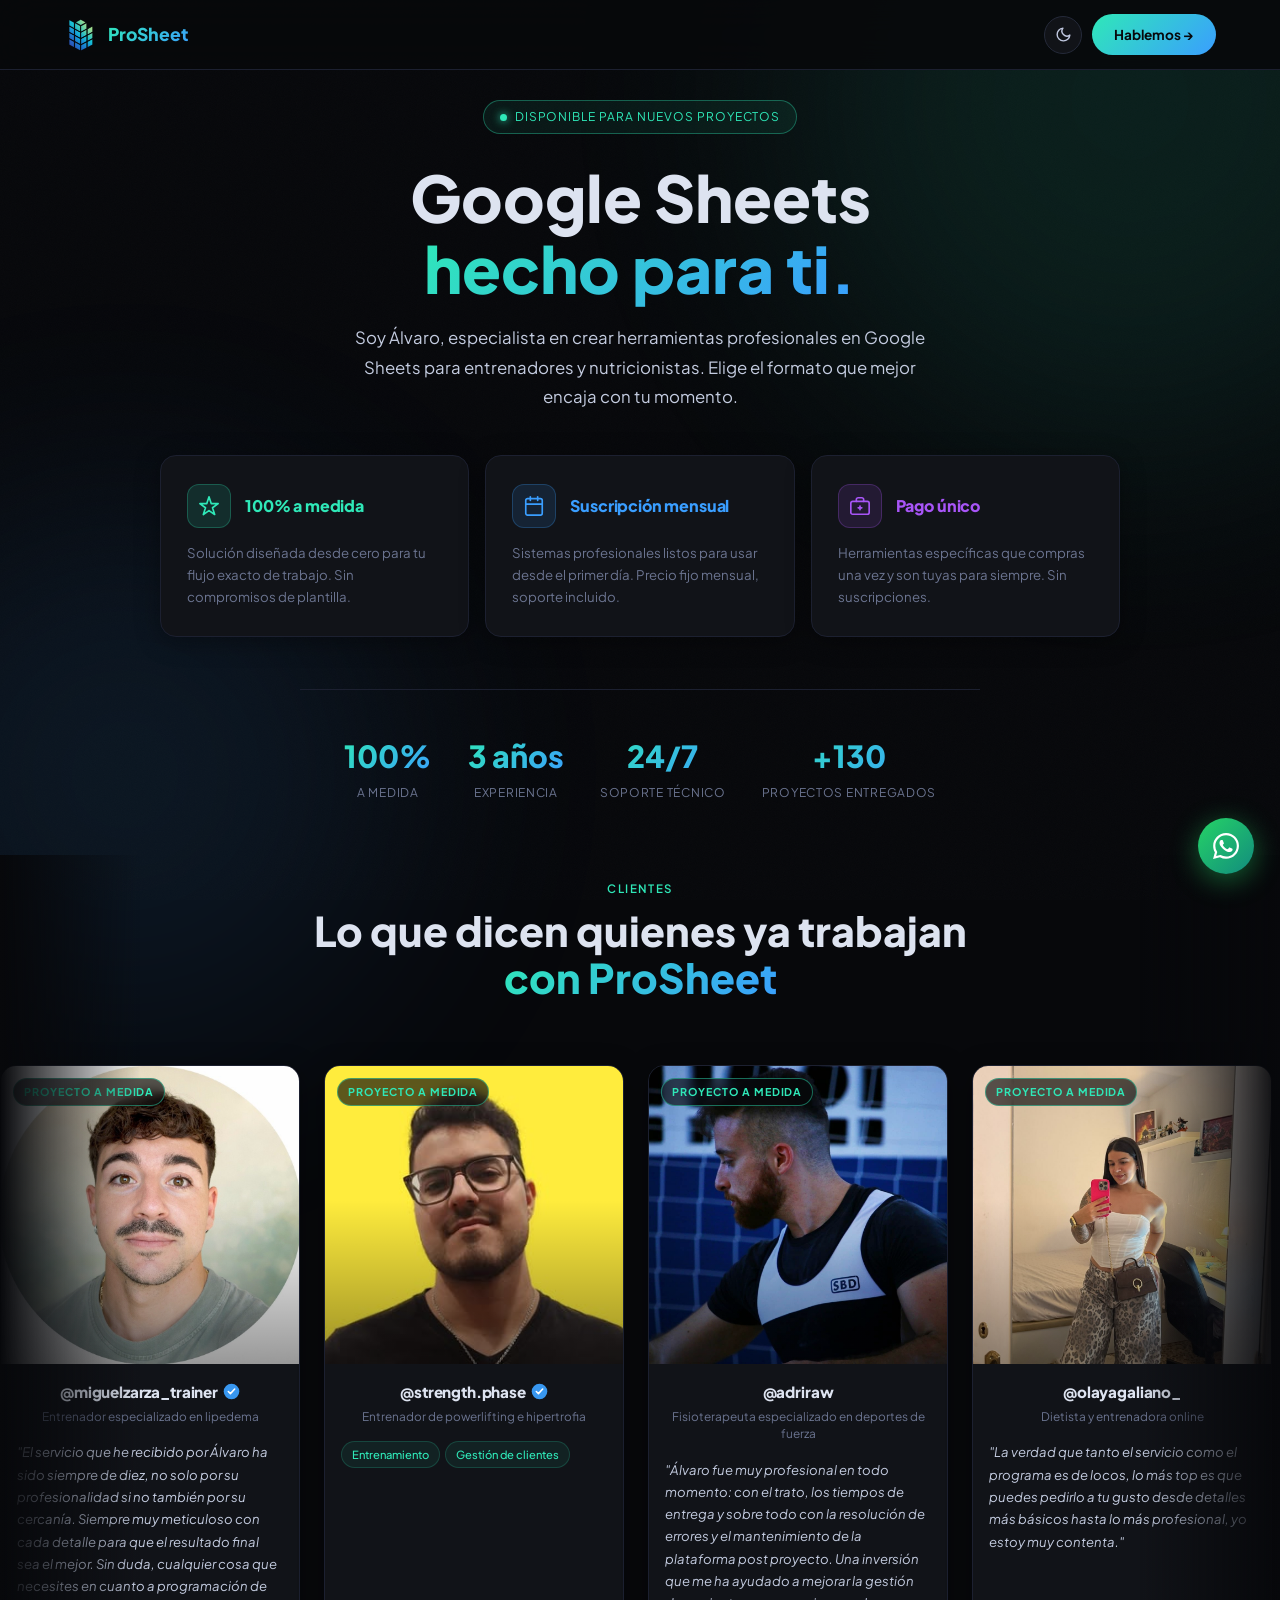
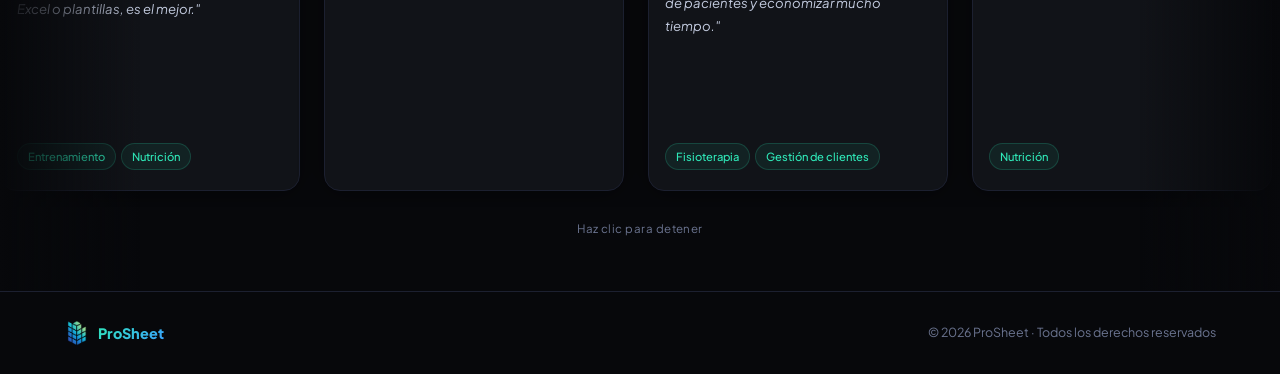
<file: index.html>
<!DOCTYPE html>
<html lang="es">
<head>
  <meta charset="UTF-8" />
  <meta name="viewport" content="width=device-width, initial-scale=1.0" />
  <title>ProSheet · Google Sheets hecho para ti</title>
  <meta name="description" content="Herramientas de Google Sheets para entrenadores y nutricionistas. Proyectos a medida, suscripción mensual y productos de pago único." />
  <link rel="preconnect" href="https://fonts.googleapis.com" />
  <link rel="preconnect" href="https://fonts.gstatic.com" crossorigin />
  <link href="https://fonts.googleapis.com/css2?family=Plus+Jakarta+Sans:wght@300;400;500;600;700;800&display=swap" rel="stylesheet" />
  <link rel="stylesheet" href="https://cdnjs.cloudflare.com/ajax/libs/font-awesome/6.5.0/css/all.min.css" />
  <link rel="stylesheet" href="styles.css" />
</head>
<body>

  <div class="blob blob-1"></div>
  <div class="blob blob-2"></div>

  <!-- NAV -->
  <nav>
    <a href="index.html" class="nav-logo">
      <img src="logo.png" alt="ProSheet" />
      <span class="nav-logo-text">ProSheet</span>
    </a>
    <div class="nav-right">
      <button class="theme-toggle" id="themeToggle" title="Alternar modo claro/oscuro" aria-label="Alternar tema">
        <svg class="icon-moon" viewBox="0 0 24 24" fill="none" stroke-width="2" stroke-linecap="round" stroke-linejoin="round"><path d="M21 12.79A9 9 0 1 1 11.21 3 7 7 0 0 0 21 12.79z"/></svg>
        <svg class="icon-sun"  viewBox="0 0 24 24" fill="none" stroke-width="2" stroke-linecap="round" stroke-linejoin="round"><circle cx="12" cy="12" r="5"/><line x1="12" y1="1" x2="12" y2="3"/><line x1="12" y1="21" x2="12" y2="23"/><line x1="4.22" y1="4.22" x2="5.64" y2="5.64"/><line x1="18.36" y1="18.36" x2="19.78" y2="19.78"/><line x1="1" y1="12" x2="3" y2="12"/><line x1="21" y1="12" x2="23" y2="12"/><line x1="4.22" y1="19.78" x2="5.64" y2="18.36"/><line x1="18.36" y1="5.64" x2="19.78" y2="4.22"/></svg>
      </button>
      <a href="https://wa.me/34651381966?text=Hola%20Álvaro%2C%20me%20gustaría%20que%20creáramos%20una%20herramienta%20de%20trabajo%20en%20Google%20Sheets" target="_blank" class="nav-cta">Hablemos →</a>
    </div>
  </nav>

  <!-- HERO / SPLASH -->
  <section id="hero" class="hero-splash">
    <div class="hero-inner">

      <div class="hero-badge"><span class="hero-badge-dot"></span>Disponible para nuevos proyectos</div>
      <h1>Google Sheets<br /><span class="grad-text">hecho para ti.</span></h1>
      <p class="hero-desc">Soy Álvaro, especialista en crear herramientas profesionales en Google Sheets para entrenadores y nutricionistas. Elige el formato que mejor encaja con tu momento.</p>

      <!-- 3 routing cards — sin flechas para menor altura -->
      <div class="hero-cards">

        <a href="proyectos-a-medida.html" class="hero-card hero-card--custom">
          <div class="hero-card-bar"></div>
          <div class="hero-card-top">
            <div class="hero-card-icon">
              <svg viewBox="0 0 24 24" fill="none" stroke="currentColor" stroke-width="1.8" stroke-linecap="round" stroke-linejoin="round"><path d="M12 2l2.4 7.4H22l-6.2 4.5 2.4 7.4L12 17l-6.2 4.3 2.4-7.4L2 9.4h7.6z"/></svg>
            </div>
            <div class="hero-card-badge">100% a medida</div>
          </div>
          <div class="hero-card-desc">Solución diseñada desde cero para tu flujo exacto de trabajo. Sin compromisos de plantilla.</div>
        </a>

        <a href="suscripcion.html" class="hero-card hero-card--sub">
          <div class="hero-card-bar"></div>
          <div class="hero-card-top">
            <div class="hero-card-icon">
              <svg viewBox="0 0 24 24" fill="none" stroke="currentColor" stroke-width="1.8" stroke-linecap="round" stroke-linejoin="round"><rect x="3" y="4" width="18" height="18" rx="2"/><line x1="16" y1="2" x2="16" y2="6"/><line x1="8" y1="2" x2="8" y2="6"/><line x1="3" y1="10" x2="21" y2="10"/></svg>
            </div>
            <div class="hero-card-badge">Suscripción mensual</div>
          </div>
          <div class="hero-card-desc">Sistemas profesionales listos para usar desde el primer día. Precio fijo mensual, soporte incluido.</div>
        </a>

        <a href="pago-unico.html" class="hero-card hero-card--one">
          <div class="hero-card-bar"></div>
          <div class="hero-card-top">
            <div class="hero-card-icon">
              <svg viewBox="0 0 24 24" fill="none" stroke="currentColor" stroke-width="1.8" stroke-linecap="round" stroke-linejoin="round"><rect x="2" y="7" width="20" height="14" rx="2"/><path d="M16 7V5a2 2 0 0 0-2-2h-4a2 2 0 0 0-2 2v2"/><line x1="12" y1="12" x2="12" y2="16"/><line x1="10" y1="14" x2="14" y2="14"/></svg>
            </div>
            <div class="hero-card-badge">Pago único</div>
          </div>
          <div class="hero-card-desc">Herramientas específicas que compras una vez y son tuyas para siempre. Sin suscripciones.</div>
        </a>

      </div><!-- /hero-cards -->

      <!-- Stats -->
      <div class="hero-stats">
        <div><div class="stat-num">100%</div><div class="stat-label">A medida</div></div>
        <div><div class="stat-num">3 años</div><div class="stat-label">Experiencia</div></div>
        <div><div class="stat-num">24/7</div><div class="stat-label">Soporte técnico</div></div>
        <div><div class="stat-num">+130</div><div class="stat-label">Proyectos entregados</div></div>
      </div>

    </div>
  </section>

  <!-- ═══════════════════ TESTIMONIALS CAROUSEL ════════════════════════════ -->
  <section class="section-testimonials" id="testimonials">
    <div class="wrap">
      <div class="sec-label" style="text-align:center;margin-bottom:8px">Clientes</div>
      <h2 class="sec-title" style="margin-bottom:6px">Lo que dicen quienes ya trabajan<br /><span class="grad-text">con ProSheet</span></h2>
    </div>

    <!-- Edge fade masks (must be siblings of carousel-outer to sit on top) -->
    <div class="carousel-fade carousel-fade-left"></div>
    <div class="carousel-fade carousel-fade-right"></div>

    <!-- Carousel -->
    <div class="carousel-outer">
      <div class="carousel-wrap" id="carouselWrap">
        <button class="carousel-btn carousel-btn-prev" aria-label="Anterior">
          <svg width="18" height="18" viewBox="0 0 24 24" fill="none" stroke="currentColor" stroke-width="2.5" stroke-linecap="round" stroke-linejoin="round"><path d="M15 18l-6-6 6-6"/></svg>
        </button>
        <button class="carousel-btn carousel-btn-next" aria-label="Siguiente">
          <svg width="18" height="18" viewBox="0 0 24 24" fill="none" stroke="currentColor" stroke-width="2.5" stroke-linecap="round" stroke-linejoin="round"><path d="M9 18l6-6-6-6"/></svg>
        </button>
        <!-- Track — JS fills and duplicates cards -->
        <div class="carousel-track"></div>
      </div>
    </div>

    <div class="carousel-pause-hint">Haz clic para detener</div>
  </section>

  <footer>
    <a href="index.html" class="footer-logo"><img src="logo.png" alt="ProSheet" /><span class="footer-logo-text">ProSheet</span></a>
    <div class="footer-copy">© 2026 ProSheet · Todos los derechos reservados</div>
  </footer>

  <a href="https://wa.me/34651381966?text=Hola%20Álvaro%2C%20me%20interesaría%20trabajar%20contigo" target="_blank" class="wa-float" title="WhatsApp">
    <svg viewBox="0 0 24 24"><path d="M17.472 14.382c-.297-.149-1.758-.867-2.03-.967-.273-.099-.471-.148-.67.15-.197.297-.767.966-.94 1.164-.173.199-.347.223-.644.075-.297-.15-1.255-.463-2.39-1.475-.883-.788-1.48-1.761-1.653-2.059-.173-.297-.018-.458.13-.606.134-.133.298-.347.446-.52.149-.174.198-.298.298-.497.099-.198.05-.371-.025-.52-.075-.149-.669-1.612-.916-2.207-.242-.579-.487-.5-.669-.51-.173-.008-.371-.01-.57-.01-.198 0-.52.074-.792.372-.272.297-1.04 1.016-1.04 2.479 0 1.462 1.065 2.875 1.213 3.074.149.198 2.096 3.2 5.077 4.487.709.306 1.262.489 1.694.625.712.227 1.36.195 1.871.118.571-.085 1.758-.719 2.006-1.413.248-.694.248-1.289.173-1.413-.074-.124-.272-.198-.57-.347m-5.421 7.403h-.004a9.87 9.87 0 01-5.031-1.378l-.361-.214-3.741.982.998-3.648-.235-.374a9.86 9.86 0 01-1.51-5.26c.001-5.45 4.436-9.884 9.888-9.884 2.64 0 5.122 1.03 6.988 2.898a9.825 9.825 0 012.893 6.994c-.003 5.45-4.437 9.884-9.885 9.884m8.413-18.297A11.815 11.815 0 0012.05 0C5.495 0 .16 5.335.157 11.892c0 2.096.547 4.142 1.588 5.945L.057 24l6.305-1.654a11.882 11.882 0 005.683 1.448h.005c6.554 0 11.89-5.335 11.893-11.893a11.821 11.821 0 00-3.48-8.413z"/></svg>
  </a>

  <script src="script.js" defer></script>
</body>
</html>
</file>
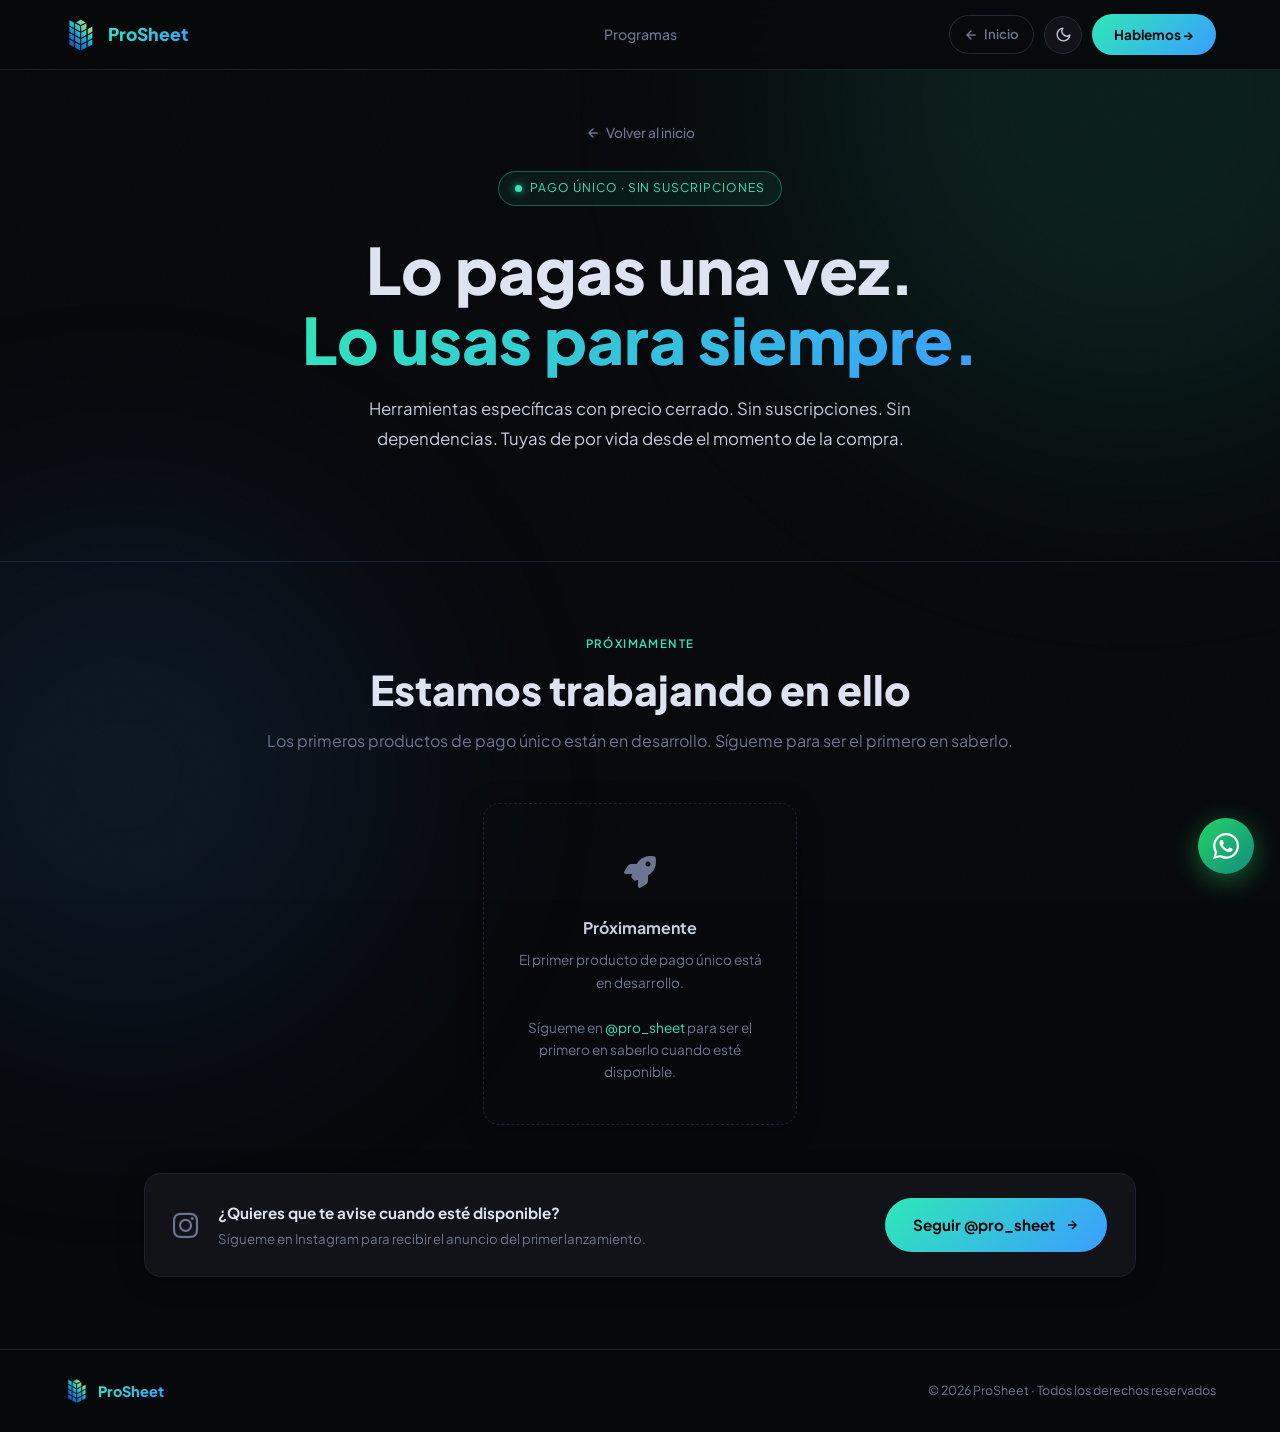
<file: pago-unico.html>
<!DOCTYPE html>
<html lang="es">
<head>
  <meta charset="UTF-8" />
  <meta name="viewport" content="width=device-width, initial-scale=1.0" />
  <title>ProSheet · Proyectos de pago único</title>
  <meta name="description" content="Herramientas de Google Sheets de pago único. Lo pagas una vez y es tuyo para siempre. Próximamente disponible." />
  <link rel="preconnect" href="https://fonts.googleapis.com" />
  <link rel="preconnect" href="https://fonts.gstatic.com" crossorigin />
  <link href="https://fonts.googleapis.com/css2?family=Plus+Jakarta+Sans:wght@300;400;500;600;700;800&display=swap" rel="stylesheet" />
  <link rel="stylesheet" href="https://cdnjs.cloudflare.com/ajax/libs/font-awesome/6.5.0/css/all.min.css" />
  <link rel="stylesheet" href="styles.css" />
</head>
<body>

  <div class="blob blob-1"></div>
  <div class="blob blob-2"></div>

  <!-- NAV -->
  <nav>
    <a href="index.html" class="nav-logo">
      <img src="logo.png" alt="ProSheet" />
      <span class="nav-logo-text">ProSheet</span>
    </a>
    <div class="nav-links">
      <a href="#productos">Programas</a>
    </div>
    <div class="nav-right">
      <a href="index.html" class="nav-back">
        <svg width="14" height="14" viewBox="0 0 24 24" fill="none" stroke="currentColor" stroke-width="2.5" stroke-linecap="round" stroke-linejoin="round"><path d="M19 12H5M12 5l-7 7 7 7"/></svg>
        Inicio
      </a>
      <button class="theme-toggle" id="themeToggle" title="Alternar modo claro/oscuro" aria-label="Alternar tema">
        <svg class="icon-moon" viewBox="0 0 24 24" fill="none" stroke-width="2" stroke-linecap="round" stroke-linejoin="round"><path d="M21 12.79A9 9 0 1 1 11.21 3 7 7 0 0 0 21 12.79z"/></svg>
        <svg class="icon-sun"  viewBox="0 0 24 24" fill="none" stroke-width="2" stroke-linecap="round" stroke-linejoin="round"><circle cx="12" cy="12" r="5"/><line x1="12" y1="1" x2="12" y2="3"/><line x1="12" y1="21" x2="12" y2="23"/><line x1="4.22" y1="4.22" x2="5.64" y2="5.64"/><line x1="18.36" y1="18.36" x2="19.78" y2="19.78"/><line x1="1" y1="12" x2="3" y2="12"/><line x1="21" y1="12" x2="23" y2="12"/><line x1="4.22" y1="19.78" x2="5.64" y2="18.36"/><line x1="18.36" y1="5.64" x2="19.78" y2="4.22"/></svg>
      </button>
      <a href="https://wa.me/34651381966" target="_blank" class="nav-cta">Hablemos →</a>
    </div>
    <button class="nav-hamburger" id="navHamburger" aria-label="Menú"><span></span><span></span><span></span></button>
  </nav>
  <div class="mobile-menu" id="mobileMenu">
    <a href="#productos" onclick="closeMobileMenu()">Programas</a>
    <a href="index.html" class="mobile-back">← Volver al inicio</a>
  </div>

  <!-- PAGE HERO -->
  <section id="hero" class="page-hero">
    <div class="hero-inner" style="text-align:center">
      <div class="page-hero-back reveal-fast">
        <a href="index.html" class="back-link">
          <svg width="14" height="14" viewBox="0 0 24 24" fill="none" stroke="currentColor" stroke-width="2.5" stroke-linecap="round" stroke-linejoin="round"><path d="M19 12H5M12 5l-7 7 7 7"/></svg>
          Volver al inicio
        </a>
      </div>
      <div class="hero-badge reveal-fast"><span class="hero-badge-dot"></span>Pago único · Sin suscripciones</div>
      <h1 class="reveal-fast">Lo pagas una vez.<br /><span class="grad-text">Lo usas para siempre.</span></h1>
      <p class="hero-desc reveal-fast">Herramientas específicas con precio cerrado. Sin suscripciones. Sin dependencias. Tuyas de por vida desde el momento de la compra.</p>
    </div>
  </section>

  <hr class="section-sep" />

  <!-- PRODUCTS — COMING SOON -->
  <section id="productos" style="padding: 72px 0;">
    <div class="wrap">
      <div class="reveal">
        <div class="sec-label">Próximamente</div>
        <h2 class="sec-title">Estamos trabajando en ello</h2>
        <p class="sec-sub">Los primeros productos de pago único están en desarrollo. Sígueme para ser el primero en saberlo.</p>
      </div>

      <div class="products-grid products-grid--centered" style="margin-top:48px">

        <!-- Coming soon placeholder -->
        <div class="product-card product-card--coming reveal">
          <div class="coming-soon-inner">
            <div class="coming-icon"><i class="fa-solid fa-rocket"></i></div>
            <div class="coming-title">Próximamente</div>
            <div class="coming-desc">
              El primer producto de pago único está en desarrollo.<br /><br />
              Sígueme en <a href="https://instagram.com/pro_sheet" target="_blank">@pro_sheet</a> para ser el primero en saberlo cuando esté disponible.
            </div>
          </div>
        </div>

        <!-- Añade más productos aquí cuando los lances.
             Copia la estructura .product-card de suscripcion.html
             y cambia el badge de sub-badge a one-badge. -->

      </div>

      <!-- Notify CTA -->
      <div class="notify-cta reveal">
        <div class="notify-inner">
          <div class="notify-icon"><i class="fa-brands fa-instagram"></i></div>
          <div class="notify-text">
            <div class="notify-title">¿Quieres que te avise cuando esté disponible?</div>
            <div class="notify-desc">Sígueme en Instagram para recibir el anuncio del primer lanzamiento.</div>
          </div>
          <a href="https://instagram.com/pro_sheet" target="_blank" class="btn-primary notify-btn">
            Seguir @pro_sheet
            <svg width="14" height="14" viewBox="0 0 24 24" fill="none" stroke="currentColor" stroke-width="2.5"><path d="M5 12h14M12 5l7 7-7 7"/></svg>
          </a>
        </div>
      </div>

    </div>
  </section>

  <footer>
    <a href="index.html" class="footer-logo"><img src="logo.png" alt="ProSheet" /><span class="footer-logo-text">ProSheet</span></a>
    <div class="footer-copy">© 2026 ProSheet · Todos los derechos reservados</div>
  </footer>

  <a href="https://wa.me/34651381966" target="_blank" class="wa-float" title="WhatsApp">
    <svg viewBox="0 0 24 24"><path d="M17.472 14.382c-.297-.149-1.758-.867-2.03-.967-.273-.099-.471-.148-.67.15-.197.297-.767.966-.94 1.164-.173.199-.347.223-.644.075-.297-.15-1.255-.463-2.39-1.475-.883-.788-1.48-1.761-1.653-2.059-.173-.297-.018-.458.13-.606.134-.133.298-.347.446-.52.149-.174.198-.298.298-.497.099-.198.05-.371-.025-.52-.075-.149-.669-1.612-.916-2.207-.242-.579-.487-.5-.669-.51-.173-.008-.371-.01-.57-.01-.198 0-.52.074-.792.372-.272.297-1.04 1.016-1.04 2.479 0 1.462 1.065 2.875 1.213 3.074.149.198 2.096 3.2 5.077 4.487.709.306 1.262.489 1.694.625.712.227 1.36.195 1.871.118.571-.085 1.758-.719 2.006-1.413.248-.694.248-1.289.173-1.413-.074-.124-.272-.198-.57-.347m-5.421 7.403h-.004a9.87 9.87 0 01-5.031-1.378l-.361-.214-3.741.982.998-3.648-.235-.374a9.86 9.86 0 01-1.51-5.26c.001-5.45 4.436-9.884 9.888-9.884 2.64 0 5.122 1.03 6.988 2.898a9.825 9.825 0 012.893 6.994c-.003 5.45-4.437 9.884-9.885 9.884m8.413-18.297A11.815 11.815 0 0012.05 0C5.495 0 .16 5.335.157 11.892c0 2.096.547 4.142 1.588 5.945L.057 24l6.305-1.654a11.882 11.882 0 005.683 1.448h.005c6.554 0 11.89-5.335 11.893-11.893a11.821 11.821 0 00-3.48-8.413z"/></svg>
  </a>

  <!-- MODAL (para futuros productos) -->
  <div class="modal-overlay" id="modalOverlay" onclick="closeModalOutside(event)">
    <div class="modal" id="productModal" role="dialog" aria-modal="true">
      <div class="modal-scroll">
        <button class="modal-close" onclick="closeModal()" aria-label="Cerrar">
          <svg width="18" height="18" viewBox="0 0 24 24" fill="none" stroke="currentColor" stroke-width="2.5"><line x1="18" y1="6" x2="6" y2="18"/><line x1="6" y1="6" x2="18" y2="18"/></svg>
        </button>
        <div class="modal-inner" id="modalInner"></div>
      </div>
    </div>
  </div>

  <script src="script.js" defer></script>
</body>
</html>
</file>
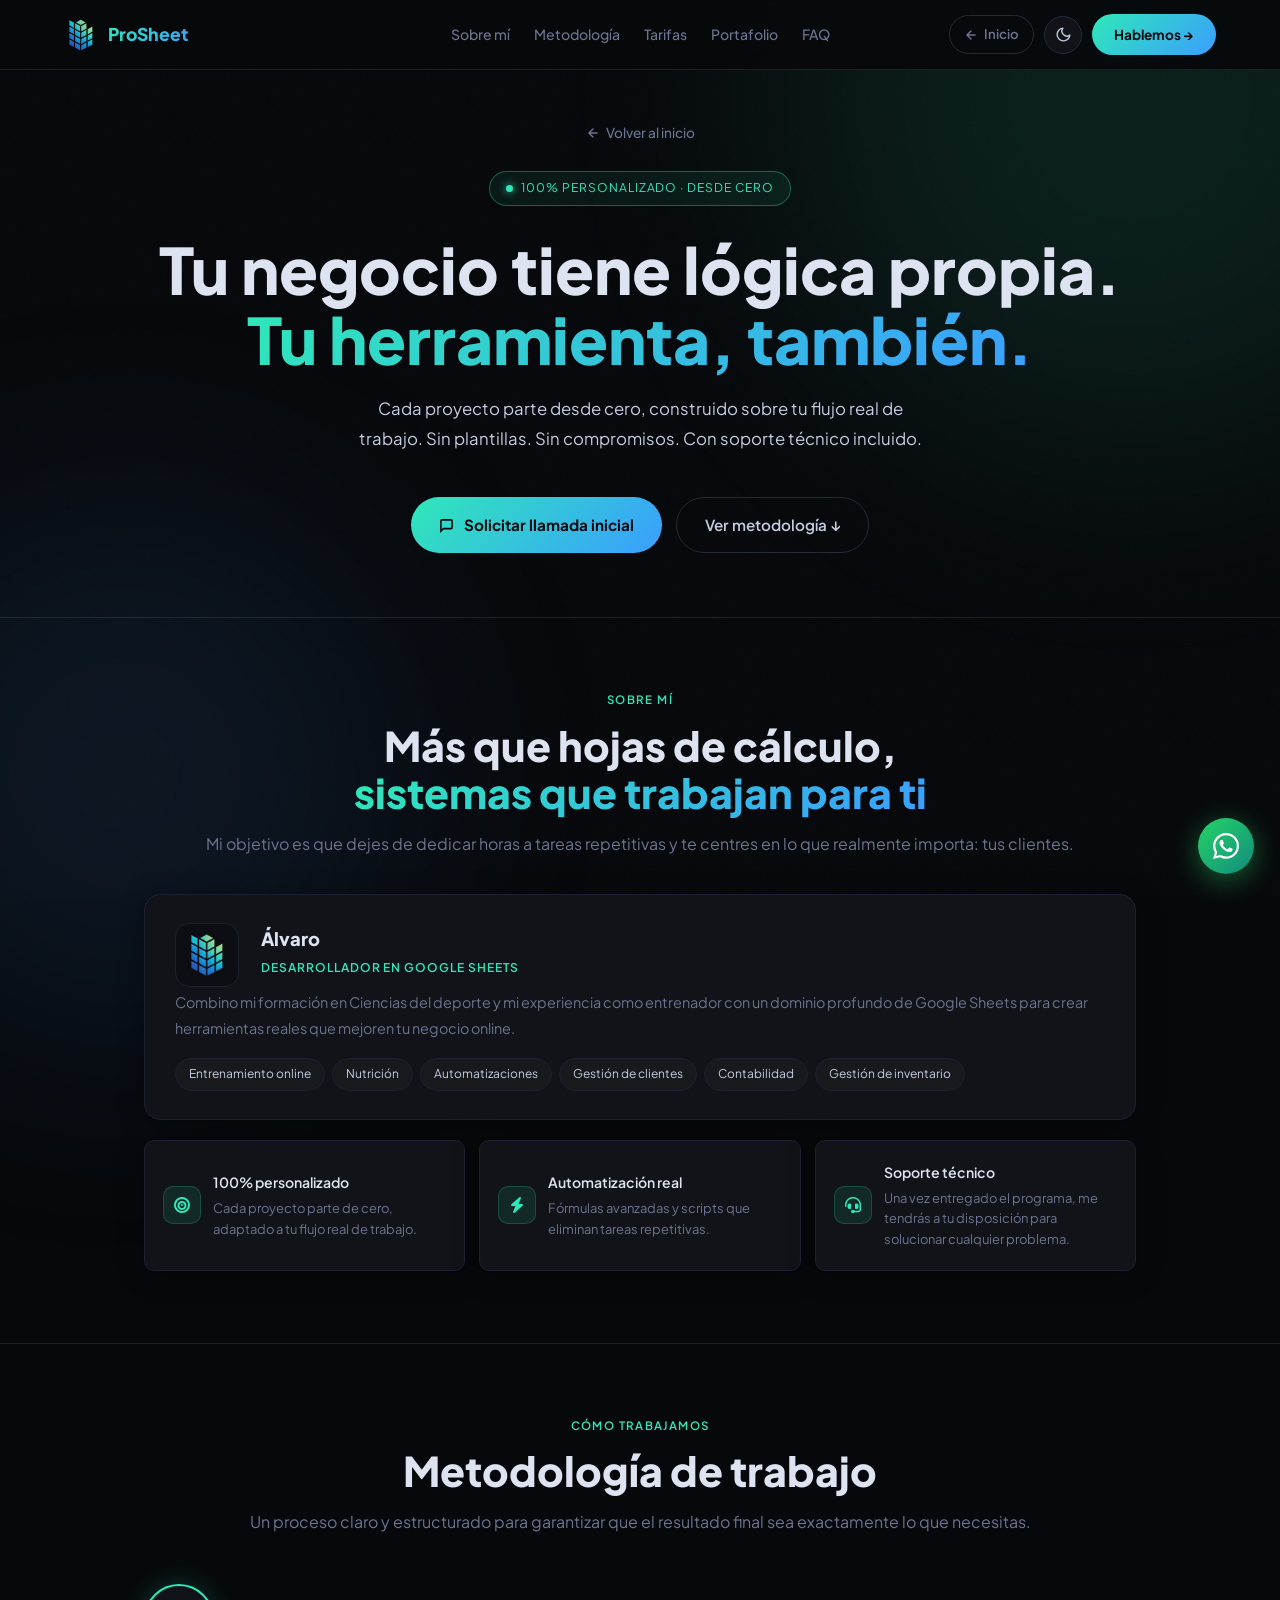
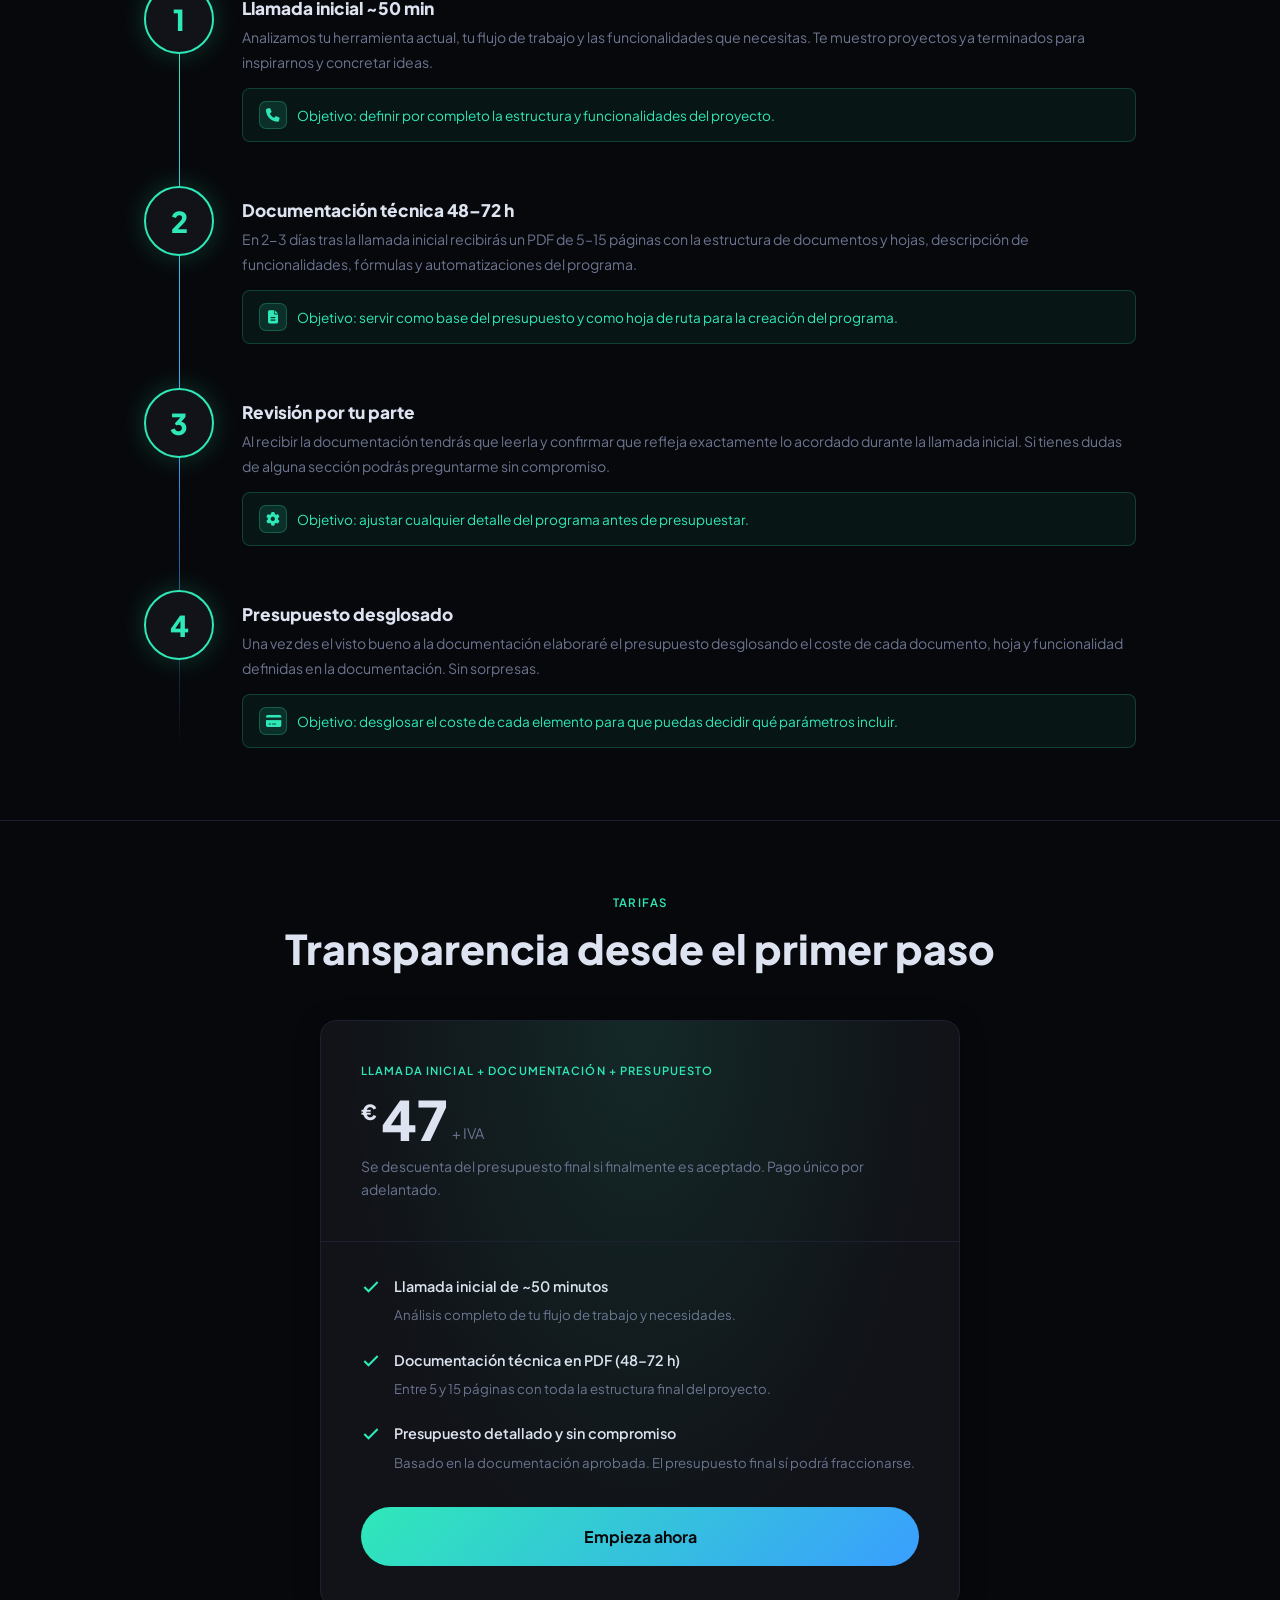
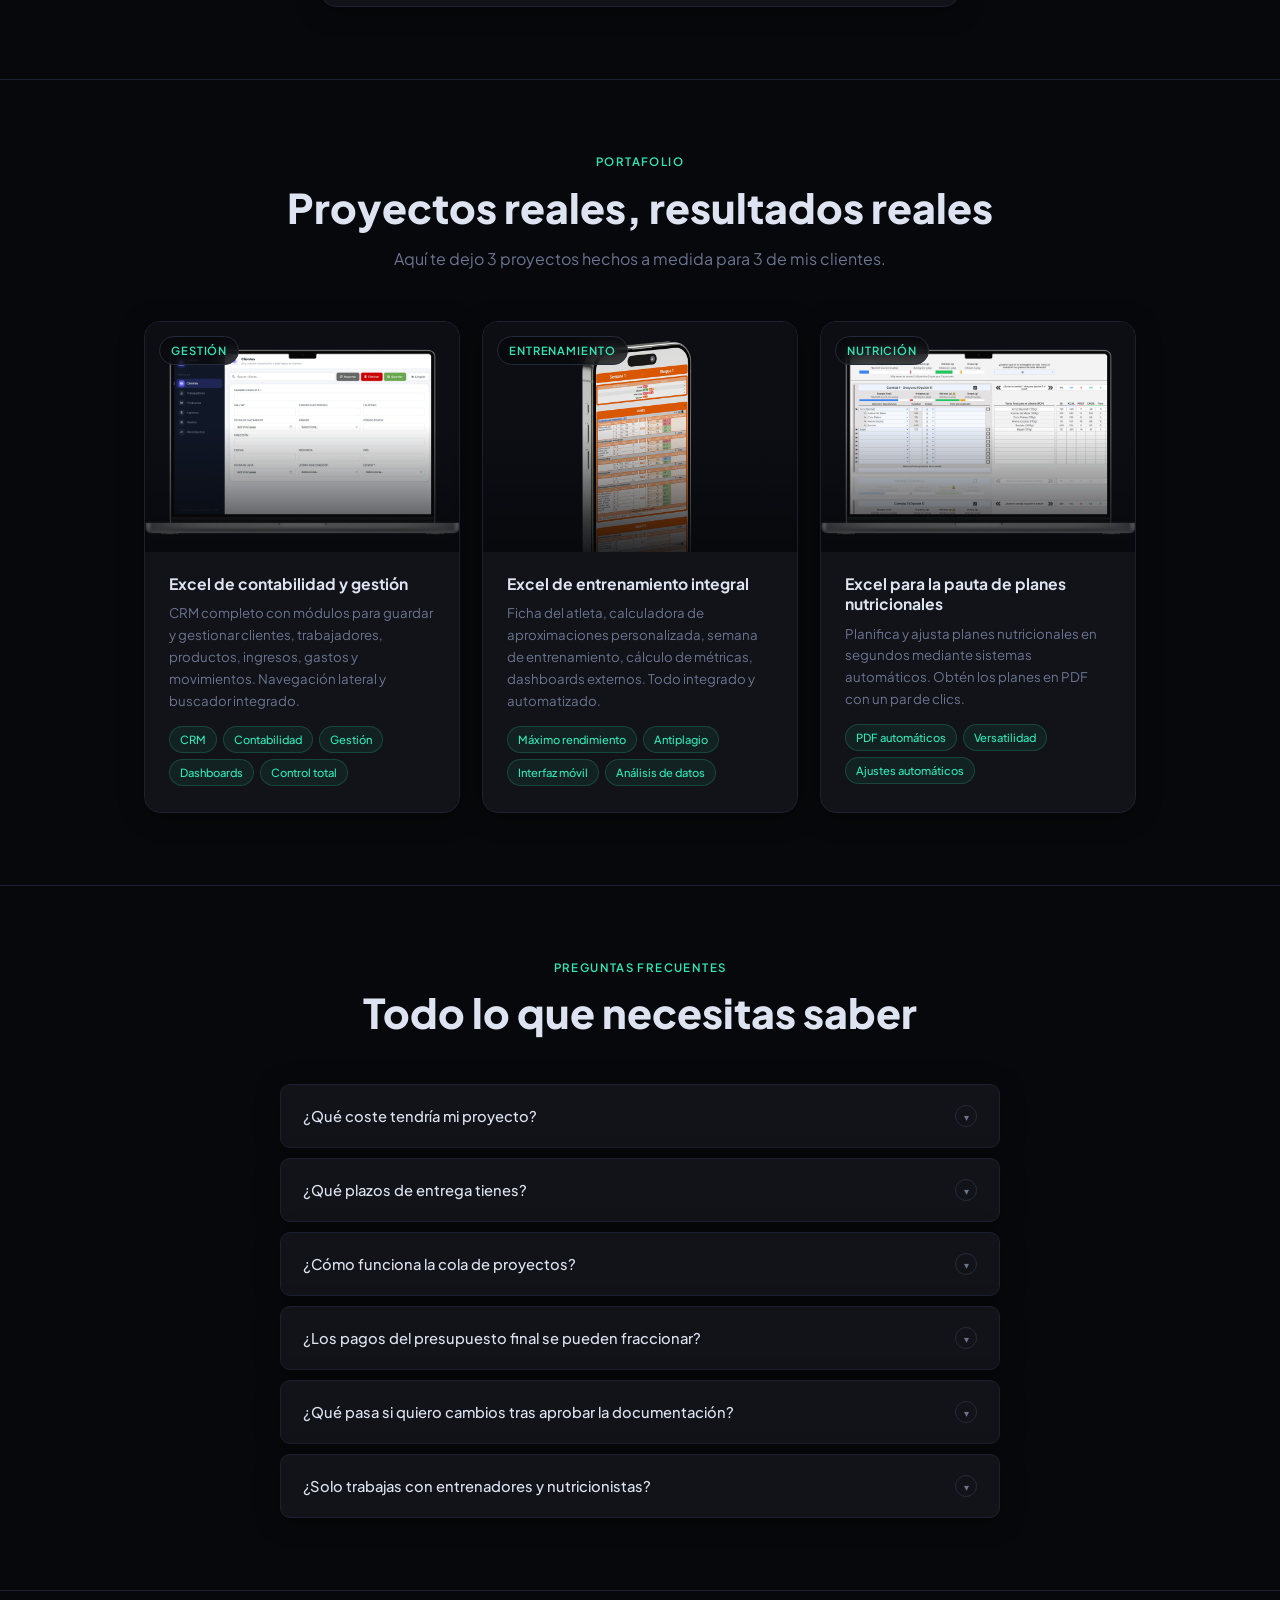
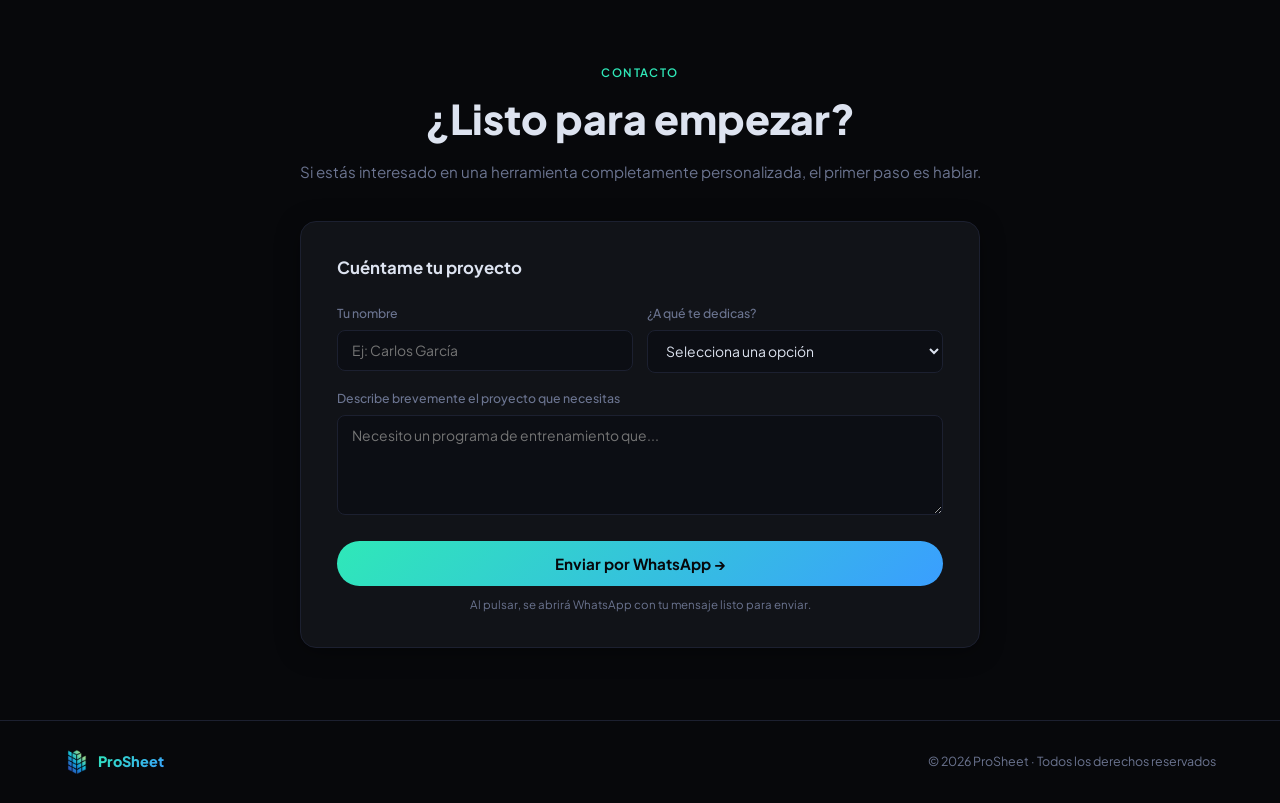
<file: proyectos-a-medida.html>
<!DOCTYPE html>
<html lang="es">
<head>
  <meta charset="UTF-8" />
  <meta name="viewport" content="width=device-width, initial-scale=1.0" />
  <title>ProSheet · Proyectos a medida</title>
  <meta name="description" content="Herramientas de Google Sheets 100% personalizadas para entrenadores y nutricionistas online. Automatiza tu negocio con soluciones a medida." />
  <link rel="preconnect" href="https://fonts.googleapis.com" />
  <link rel="preconnect" href="https://fonts.gstatic.com" crossorigin />
  <link href="https://fonts.googleapis.com/css2?family=Plus+Jakarta+Sans:wght@300;400;500;600;700;800&display=swap" rel="stylesheet" />
  <link rel="stylesheet" href="https://cdnjs.cloudflare.com/ajax/libs/font-awesome/6.5.0/css/all.min.css" />
  <link rel="stylesheet" href="styles.css" />
</head>
<body>

  <div class="blob blob-1"></div>
  <div class="blob blob-2"></div>

  <!-- NAV -->
  <nav>
    <a href="index.html" class="nav-logo">
      <img src="logo.png" alt="ProSheet" />
      <span class="nav-logo-text">ProSheet</span>
    </a>
    <div class="nav-links">
      <a href="#about">Sobre mí</a>
      <a href="#metodologia">Metodología</a>
      <a href="#tarifas">Tarifas</a>
      <a href="#portfolio">Portafolio</a>
      <a href="#faq">FAQ</a>
    </div>
    <div class="nav-right">
      <a href="index.html" class="nav-back">
        <svg width="14" height="14" viewBox="0 0 24 24" fill="none" stroke="currentColor" stroke-width="2.5" stroke-linecap="round" stroke-linejoin="round"><path d="M19 12H5M12 5l-7 7 7 7"/></svg>
        Inicio
      </a>
      <button class="theme-toggle" id="themeToggle" title="Alternar modo claro/oscuro" aria-label="Alternar tema">
        <svg class="icon-moon" viewBox="0 0 24 24" fill="none" stroke-width="2" stroke-linecap="round" stroke-linejoin="round"><path d="M21 12.79A9 9 0 1 1 11.21 3 7 7 0 0 0 21 12.79z"/></svg>
        <svg class="icon-sun"  viewBox="0 0 24 24" fill="none" stroke-width="2" stroke-linecap="round" stroke-linejoin="round"><circle cx="12" cy="12" r="5"/><line x1="12" y1="1" x2="12" y2="3"/><line x1="12" y1="21" x2="12" y2="23"/><line x1="4.22" y1="4.22" x2="5.64" y2="5.64"/><line x1="18.36" y1="18.36" x2="19.78" y2="19.78"/><line x1="1" y1="12" x2="3" y2="12"/><line x1="21" y1="12" x2="23" y2="12"/><line x1="4.22" y1="19.78" x2="5.64" y2="18.36"/><line x1="18.36" y1="5.64" x2="19.78" y2="4.22"/></svg>
      </button>
      <a href="https://wa.me/34651381966?text=Hola%20Álvaro%2C%20quiero%20agendar%20la%20llamada%20inicial%20para%20iniciar%20el%20proceso%20de%20creación%20de%20mi%20herramienta%20de%20trabajo" target="_blank" class="nav-cta">Hablemos →</a>
    </div>
    <button class="nav-hamburger" id="navHamburger" aria-label="Menú"><span></span><span></span><span></span></button>
  </nav>
  <div class="mobile-menu" id="mobileMenu">
    <a href="#about"       onclick="closeMobileMenu()">Sobre mí</a>
    <a href="#metodologia" onclick="closeMobileMenu()">Metodología</a>
    <a href="#tarifas"     onclick="closeMobileMenu()">Tarifas</a>
    <a href="#portfolio"   onclick="closeMobileMenu()">Portafolio</a>
    <a href="#faq"         onclick="closeMobileMenu()">FAQ</a>
    <a href="index.html"   class="mobile-back">← Volver al inicio</a>
  </div>

  <!-- PAGE HERO -->
  <section id="hero" class="page-hero">
    <div class="hero-inner" style="text-align:center">
      <div class="page-hero-back reveal-fast">
        <a href="index.html" class="back-link">
          <svg width="14" height="14" viewBox="0 0 24 24" fill="none" stroke="currentColor" stroke-width="2.5" stroke-linecap="round" stroke-linejoin="round"><path d="M19 12H5M12 5l-7 7 7 7"/></svg>
          Volver al inicio
        </a>
      </div>
      <div class="hero-badge reveal-fast"><span class="hero-badge-dot"></span>100% personalizado · Desde cero</div>
      <h1 class="reveal-fast">Tu negocio tiene lógica propia.<br /><span class="grad-text">Tu herramienta, también.</span></h1>
      <p class="hero-desc reveal-fast">Cada proyecto parte desde cero, construido sobre tu flujo real de trabajo. Sin plantillas. Sin compromisos. Con soporte técnico incluido.</p>
      <div class="hero-actions reveal-fast">
        <a href="https://wa.me/34651381966?text=Hola%20Álvaro%2C%20quiero%20agendar%20la%20llamada%20inicial%20para%20iniciar%20el%20proceso%20de%20creación%20de%20mi%20herramienta%20de%20trabajo" target="_blank" class="btn-primary">
          <svg width="15" height="15" viewBox="0 0 24 24" fill="none" stroke="currentColor" stroke-width="2.5"><path d="M21 15a2 2 0 0 1-2 2H7l-4 4V5a2 2 0 0 1 2-2h14a2 2 0 0 1 2 2z"/></svg>
          Solicitar llamada inicial
        </a>
        <a href="#metodologia" class="btn-ghost">Ver metodología ↓</a>
      </div>
    </div>
  </section>

  <hr class="section-sep" />

  <!-- ABOUT -->
  <section id="about">
    <div class="wrap">
      <div class="about-header reveal">
        <div class="sec-label">Sobre mí</div>
        <h2 class="sec-title">Más que hojas de cálculo,<br /><span class="grad-text">sistemas que trabajan para ti</span></h2>
        <p class="sec-sub">Mi objetivo es que dejes de dedicar horas a tareas repetitivas y te centres en lo que realmente importa: tus clientes.</p>
      </div>
      <div class="about-profile reveal">
        <div class="about-card-logo"><img src="logo.png" alt="ProSheet logo" /></div>
        <div class="about-profile-info">
          <div class="about-name">Álvaro</div>
          <div class="about-role">Desarrollador en Google Sheets</div>
          <div class="about-text">Combino mi formación en Ciencias del deporte y mi experiencia como entrenador con un dominio profundo de Google Sheets para crear herramientas reales que mejoren tu negocio online.</div>
          <div class="chips">
            <span class="chip">Entrenamiento online</span>
            <span class="chip">Nutrición</span>
            <span class="chip">Automatizaciones</span>
            <span class="chip">Gestión de clientes</span>
            <span class="chip">Contabilidad</span>
            <span class="chip">Gestión de inventario</span>
          </div>
        </div>
      </div>
      <div class="about-features">
        <div class="about-feat reveal">
          <div class="about-feat-icon"><i class="fa-solid fa-bullseye"></i></div>
          <div><div class="about-feat-title">100% personalizado</div><div class="about-feat-text">Cada proyecto parte de cero, adaptado a tu flujo real de trabajo.</div></div>
        </div>
        <div class="about-feat reveal">
          <div class="about-feat-icon"><i class="fa-solid fa-bolt"></i></div>
          <div><div class="about-feat-title">Automatización real</div><div class="about-feat-text">Fórmulas avanzadas y scripts que eliminan tareas repetitivas.</div></div>
        </div>
        <div class="about-feat reveal">
          <div class="about-feat-icon"><i class="fa-solid fa-headset"></i></div>
          <div><div class="about-feat-title">Soporte técnico</div><div class="about-feat-text">Una vez entregado el programa, me tendrás a tu disposición para solucionar cualquier problema.</div></div>
        </div>
      </div>
    </div>
  </section>

  <hr class="section-sep" />

  <!-- METHODOLOGY -->
  <section id="metodologia">
    <div class="wrap">
      <div class="reveal">
        <div class="sec-label">Cómo trabajamos</div>
        <h2 class="sec-title">Metodología de trabajo</h2>
        <p class="sec-sub">Un proceso claro y estructurado para garantizar que el resultado final sea exactamente lo que necesitas.</p>
      </div>
      <div class="steps">
        <div class="step reveal">
          <div class="step-num">1</div>
          <div class="step-body">
            <div class="step-tag">Llamada inicial ~50 min</div>
            <div class="step-text">Analizamos tu herramienta actual, tu flujo de trabajo y las funcionalidades que necesitas. Te muestro proyectos ya terminados para inspirarnos y concretar ideas.</div>
            <div class="step-hl"><span class="step-hl-icon"><i class="fa-solid fa-phone"></i></span>Objetivo: definir por completo la estructura y funcionalidades del proyecto.</div>
          </div>
        </div>
        <div class="step reveal">
          <div class="step-num">2</div>
          <div class="step-body">
            <div class="step-tag">Documentación técnica 48–72 h</div>
            <div class="step-text">En 2-3 días tras la llamada inicial recibirás un PDF de 5–15 páginas con la estructura de documentos y hojas, descripción de funcionalidades, fórmulas y automatizaciones del programa.</div>
            <div class="step-hl"><span class="step-hl-icon"><i class="fa-solid fa-file-lines"></i></span>Objetivo: servir como base del presupuesto y como hoja de ruta para la creación del programa.</div>
          </div>
        </div>
        <div class="step reveal">
          <div class="step-num">3</div>
          <div class="step-body">
            <div class="step-tag">Revisión por tu parte</div>
            <div class="step-text">Al recibir la documentación tendrás que leerla y confirmar que refleja exactamente lo acordado durante la llamada inicial. Si tienes dudas de alguna sección podrás preguntarme sin compromiso.</div>
            <div class="step-hl"><span class="step-hl-icon"><i class="fa-solid fa-gear"></i></span>Objetivo: ajustar cualquier detalle del programa antes de presupuestar.</div>
          </div>
        </div>
        <div class="step reveal">
          <div class="step-num">4</div>
          <div class="step-body">
            <div class="step-tag">Presupuesto desglosado</div>
            <div class="step-text">Una vez des el visto bueno a la documentación elaboraré el presupuesto desglosando el coste de cada documento, hoja y funcionalidad definidas en la documentación. Sin sorpresas.</div>
            <div class="step-hl"><span class="step-hl-icon"><i class="fa-solid fa-credit-card"></i></span>Objetivo: desglosar el coste de cada elemento para que puedas decidir qué parámetros incluir.</div>
          </div>
        </div>
      </div>
    </div>
  </section>

  <hr class="section-sep" />

  <!-- PRICING -->
  <section id="tarifas">
    <div class="wrap">
      <div class="reveal">
        <div class="sec-label">Tarifas</div>
        <h2 class="sec-title">Transparencia desde el primer paso</h2>
      </div>
      <div class="pricing-wrap reveal">
        <div class="pricing-card">
          <div class="pricing-top">
            <div class="pricing-label">Llamada inicial + Documentación + Presupuesto</div>
            <div class="pricing-amount"><sup>€</sup>47<sub>+ IVA</sub></div>
            <div class="pricing-note">Se descuenta del presupuesto final si finalmente es aceptado. Pago único por adelantado.</div>
          </div>
          <div class="pricing-features">
            <div class="feat"><div class="feat-icon"><svg viewBox="0 0 24 24" fill="none" stroke="currentColor" stroke-width="2.5"><polyline points="20 6 9 17 4 12"/></svg></div><div class="feat-text"><strong>Llamada inicial de ~50 minutos</strong><span>Análisis completo de tu flujo de trabajo y necesidades.</span></div></div>
            <div class="feat"><div class="feat-icon"><svg viewBox="0 0 24 24" fill="none" stroke="currentColor" stroke-width="2.5"><polyline points="20 6 9 17 4 12"/></svg></div><div class="feat-text"><strong>Documentación técnica en PDF (48–72 h)</strong><span>Entre 5 y 15 páginas con toda la estructura final del proyecto.</span></div></div>
            <div class="feat"><div class="feat-icon"><svg viewBox="0 0 24 24" fill="none" stroke="currentColor" stroke-width="2.5"><polyline points="20 6 9 17 4 12"/></svg></div><div class="feat-text"><strong>Presupuesto detallado y sin compromiso</strong><span>Basado en la documentación aprobada. El presupuesto final sí podrá fraccionarse.</span></div></div>
          </div>
          <div class="pricing-cta-wrap">
            <a href="https://wa.me/34651381966?text=Hola%20Álvaro%2C%20quiero%20agendar%20la%20llamada%20inicial%20para%20comenzar%20a%20crear%20mi%20herramienta%20de%20trabajo" target="_blank" class="btn-primary">Empieza ahora</a>
          </div>
        </div>
      </div>
    </div>
  </section>

  <hr class="section-sep" />

  <!-- PORTFOLIO -->
  <section id="portfolio">
    <div class="wrap">
      <div class="reveal">
        <div class="sec-label">Portafolio</div>
        <h2 class="sec-title">Proyectos reales, resultados reales</h2>
        <p class="sec-sub">Aquí te dejo 3 proyectos hechos a medida para 3 de mis clientes.</p>
      </div>
      <div class="portfolio-grid">
        <div class="portfolio-card reveal">
          <div class="portfolio-img-wrap"><img src="mockup1.png" alt="Sistema de gestión de clientes" loading="lazy" /><div class="portfolio-img-overlay"></div><div class="portfolio-img-tag">Gestión</div></div>
          <div class="portfolio-body">
            <div class="portfolio-title">Excel de contabilidad y gestión</div>
            <div class="portfolio-desc">CRM completo con módulos para guardar y gestionar clientes, trabajadores, productos, ingresos, gastos y movimientos. Navegación lateral y buscador integrado.</div>
            <div class="portfolio-tags"><span class="ptag">CRM</span><span class="ptag">Contabilidad</span><span class="ptag">Gestión</span><span class="ptag">Dashboards</span><span class="ptag">Control total</span></div>
          </div>
        </div>
        <div class="portfolio-card reveal">
          <div class="portfolio-img-wrap"><img src="mockup2.png" alt="Herramienta de entrenamiento con calculadoras" loading="lazy" /><div class="portfolio-img-overlay"></div><div class="portfolio-img-tag">Entrenamiento</div></div>
          <div class="portfolio-body">
            <div class="portfolio-title">Excel de entrenamiento integral</div>
            <div class="portfolio-desc">Ficha del atleta, calculadora de aproximaciones personalizada, semana de entrenamiento, cálculo de métricas, dashboards externos. Todo integrado y automatizado.</div>
            <div class="portfolio-tags"><span class="ptag">Máximo rendimiento</span><span class="ptag">Antiplagio</span><span class="ptag">Interfaz móvil</span><span class="ptag">Análisis de datos</span></div>
          </div>
        </div>
        <div class="portfolio-card reveal">
          <div class="portfolio-img-wrap"><img src="mockup3.png" alt="Programa de entrenamiento semanal" loading="lazy" /><div class="portfolio-img-overlay"></div><div class="portfolio-img-tag">Nutrición</div></div>
          <div class="portfolio-body">
            <div class="portfolio-title">Excel para la pauta de planes nutricionales</div>
            <div class="portfolio-desc">Planifica y ajusta planes nutricionales en segundos mediante sistemas automáticos. Obtén los planes en PDF con un par de clics.</div>
            <div class="portfolio-tags"><span class="ptag">PDF automáticos</span><span class="ptag">Versatilidad</span><span class="ptag">Ajustes automáticos</span></div>
          </div>
        </div>
      </div>
    </div>
  </section>

  <hr class="section-sep" />

  <!-- FAQ -->
  <section id="faq">
    <div class="wrap">
      <div class="reveal"><div class="sec-label">Preguntas frecuentes</div><h2 class="sec-title">Todo lo que necesitas saber</h2></div>
      <div class="faq-list">
        <div class="faq-item reveal"><button class="faq-q" onclick="toggleFaq(this)">¿Qué coste tendría mi proyecto?<span class="faq-arrow">▾</span></button><div class="faq-body"><p>Depende del tipo de proyecto, sus funcionalidades, estructura y complejidad. La llamada inicial es clave para definir la magnitud del proyecto y poder presupuestar con precisión. Solo así puedo darte un número real y ajustado a lo que necesitas.</p></div></div>
        <div class="faq-item reveal"><button class="faq-q" onclick="toggleFaq(this)">¿Qué plazos de entrega tienes?<span class="faq-arrow">▾</span></button><div class="faq-body"><p>Los plazos varían en función de la complejidad del proyecto y la posición en la cola. Una vez aceptado el presupuesto y realizado el primer pago, tu plaza queda fijada.</p></div></div>
        <div class="faq-item reveal"><button class="faq-q" onclick="toggleFaq(this)">¿Cómo funciona la cola de proyectos?<span class="faq-arrow">▾</span></button><div class="faq-body"><p>El orden se establece según la fecha del primer pago del presupuesto, garantizando un sistema justo y transparente para todos.</p></div></div>
        <div class="faq-item reveal"><button class="faq-q" onclick="toggleFaq(this)">¿Los pagos del presupuesto final se pueden fraccionar?<span class="faq-arrow">▾</span></button><div class="faq-body"><p>Sí, el presupuesto final puede fraccionarse en partes iguales. El primer pago es necesario abonarlo antes de iniciar el proyecto para fijar tu plaza, y el resto antes de la entrega. La llamada inicial (47€ + IVA) se abona aparte, de forma única y al menos un día antes de la llamada.</p></div></div>
        <div class="faq-item reveal"><button class="faq-q" onclick="toggleFaq(this)">¿Qué pasa si quiero cambios tras aprobar la documentación?<span class="faq-arrow">▾</span></button><div class="faq-body"><p>La documentación técnica define el alcance acordado. Las modificaciones o ampliaciones solicitadas después de aceptar el presupuesto tendrán un coste adicional. Por eso es clave revisarla bien antes de aprobarla.</p></div></div>
        <div class="faq-item reveal"><button class="faq-q" onclick="toggleFaq(this)">¿Solo trabajas con entrenadores y nutricionistas?<span class="faq-arrow">▾</span></button><div class="faq-body"><p>Me especializo en ese sector, pero no me cierro a nada. Si necesitas cualquier herramienta en Google Sheets — contabilidad, inventario, gestión de productos, etc. — puedo ayudarte igualmente.</p></div></div>
      </div>
    </div>
  </section>

  <hr class="section-sep" />

  <!-- CONTACT -->
  <section id="contacto">
    <div class="wrap">
      <div class="reveal"><div class="sec-label">Contacto</div><h2 class="sec-title">¿Listo para empezar?</h2></div>
      <p class="contact-intro reveal">Si estás interesado en una herramienta completamente personalizada, el primer paso es hablar.</p>
      <div class="contact-form-card reveal">
        <div class="form-title">Cuéntame tu proyecto</div>
        <div class="form-row">
          <div class="form-group"><label>Tu nombre</label><input type="text" placeholder="Ej: Carlos García" id="f-name" /></div>
          <div class="form-group"><label>¿A qué te dedicas?</label>
            <select id="f-type">
              <option value="">Selecciona una opción</option>
              <option>Entrenador/a personal u online</option>
              <option>Nutricionista o dietista</option>
              <option>Entrenador/a y Nutricionista</option>
              <option>Empresa / Otro</option>
            </select>
          </div>
        </div>
        <div class="form-group"><label>Describe brevemente el proyecto que necesitas</label><textarea id="f-msg" placeholder="Necesito un programa de entrenamiento que..."></textarea></div>
        <button class="form-submit" onclick="sendWhatsApp()">Enviar por WhatsApp →</button>
        <div class="form-note">Al pulsar, se abrirá WhatsApp con tu mensaje listo para enviar.</div>
      </div>
    </div>
  </section>

  <footer>
    <a href="index.html" class="footer-logo"><img src="logo.png" alt="ProSheet" /><span class="footer-logo-text">ProSheet</span></a>
    <div class="footer-copy">© 2026 ProSheet · Todos los derechos reservados</div>
  </footer>

  <a href="https://wa.me/34651381966?text=Hola%20Álvaro%2C%20me%20interesaría%20trabajar%20contigo" target="_blank" class="wa-float" title="WhatsApp">
    <svg viewBox="0 0 24 24"><path d="M17.472 14.382c-.297-.149-1.758-.867-2.03-.967-.273-.099-.471-.148-.67.15-.197.297-.767.966-.94 1.164-.173.199-.347.223-.644.075-.297-.15-1.255-.463-2.39-1.475-.883-.788-1.48-1.761-1.653-2.059-.173-.297-.018-.458.13-.606.134-.133.298-.347.446-.52.149-.174.198-.298.298-.497.099-.198.05-.371-.025-.52-.075-.149-.669-1.612-.916-2.207-.242-.579-.487-.5-.669-.51-.173-.008-.371-.01-.57-.01-.198 0-.52.074-.792.372-.272.297-1.04 1.016-1.04 2.479 0 1.462 1.065 2.875 1.213 3.074.149.198 2.096 3.2 5.077 4.487.709.306 1.262.489 1.694.625.712.227 1.36.195 1.871.118.571-.085 1.758-.719 2.006-1.413.248-.694.248-1.289.173-1.413-.074-.124-.272-.198-.57-.347m-5.421 7.403h-.004a9.87 9.87 0 01-5.031-1.378l-.361-.214-3.741.982.998-3.648-.235-.374a9.86 9.86 0 01-1.51-5.26c.001-5.45 4.436-9.884 9.888-9.884 2.64 0 5.122 1.03 6.988 2.898a9.825 9.825 0 012.893 6.994c-.003 5.45-4.437 9.884-9.885 9.884m8.413-18.297A11.815 11.815 0 0012.05 0C5.495 0 .16 5.335.157 11.892c0 2.096.547 4.142 1.588 5.945L.057 24l6.305-1.654a11.882 11.882 0 005.683 1.448h.005c6.554 0 11.89-5.335 11.893-11.893a11.821 11.821 0 00-3.48-8.413z"/></svg>
  </a>

  <script src="script.js" defer></script>
</body>
</html>
</file>
<file: styles.css>
/* ════════════════════════════════════════════════════════════
   ProSheet · styles.css · Compartido entre todas las páginas
   ════════════════════════════════════════════════════════════ */

*, *::before, *::after { box-sizing: border-box; margin: 0; padding: 0; }

/* ── DARK (default) ── */
:root {
  --bg:       #07080b;
  --bg2:      #0c0e14;
  --surface:  #111318;
  --surface2: #161920;
  --border:   #1c2030;
  --border2:  #252a3a;
  --cyan:     #2fe8b8;
  --blue:     #3a9eff;
  --grad:     linear-gradient(135deg, #2fe8b8 0%, #3a9eff 100%);
  --text:     #dde3f0;
  --text2:    #c4cce0;
  --muted:    #6b7490;
  --r:        16px;
  --r-sm:     10px;
  --nav-bg:   rgba(7,8,11,.88);
  --shadow-card: 0 4px 24px rgba(0,0,0,.35);
  /* Toggle icon color — explicit so never invisible */
  --toggle-icon: #c0c8e0;
}

/* ── LIGHT ── */
body.light {
  --bg:       #f5f7fa;
  --bg2:      #eef0f5;
  --surface:  #ffffff;
  --surface2: #f0f2f7;
  --border:   #dde1ec;
  --border2:  #c8cedd;
  --cyan:     #0a7a5e;
  --blue:     #1358b5;
  --grad:     linear-gradient(135deg, #0a7a5e 0%, #1358b5 100%);
  --text:     #141720;
  --text2:    #2e3448;
  --muted:    #7a839e;
  --nav-bg:   rgba(245,247,250,.92);
  --shadow-card: 0 4px 24px rgba(0,0,0,.09);
  --toggle-icon: #2e3448;
}

/* Light-mode overrides */
body.light .btn-primary,
body.light .nav-cta,
body.light .form-submit,
body.light .btn-product-detail { color: #ffffff; }
body.light .hero-badge   { border-color: rgba(10,122,94,.4); background: rgba(10,122,94,.1); }
body.light .step-hl      { background: rgba(10,122,94,.08); border-color: rgba(10,122,94,.25); }
body.light .ptag         { background: rgba(10,122,94,.08); border-color: rgba(10,122,94,.25); }
body.light .about-feat:hover   { box-shadow: 0 8px 32px rgba(10,122,94,.1); }
body.light .contact-btn:hover  { border-color: rgba(10,122,94,.45); box-shadow: 0 8px 28px rgba(10,122,94,.1); }
body.light .btn-ghost:hover    { border-color: var(--cyan); color: var(--cyan); }
body.light .faq-q:hover        { color: var(--cyan); }
body.light .faq-item.open .faq-arrow { border-color: var(--cyan); color: var(--cyan); }
body.light .hero-card          { background: #ffffff; }
body.light .hero-card--custom:hover { border-color: rgba(10,122,94,.5); }
body.light .hero-card--sub:hover    { border-color: rgba(19,88,181,.5); }
body.light .hero-card--one:hover    { border-color: rgba(109,40,217,.45); }
body.light .about-feat-icon    { background: rgba(10,122,94,.1); border-color: rgba(10,122,94,.25); }
body.light .step-hl-icon       { background: rgba(10,122,94,.1); border-color: rgba(10,122,94,.25); }
body.light .modal              { background: #ffffff; }
body.light .chip               { background: var(--bg2); }
body.light .portfolio-img-overlay { background: linear-gradient(to top, rgba(245,247,250,.85) 0%, transparent 55%); }
body.light .portfolio-img-tag { background: rgba(245,247,250,.75); border-color: rgba(10,122,94,.22); color: #0a7a5e; }
body.light .nav-back { border-color: var(--border2); color: var(--text2); }
body.light .nav-back:hover { border-color: var(--cyan); color: var(--cyan); }
body.light .back-link { color: var(--muted); }
body.light .back-link:hover { color: var(--cyan); }
body.light .notify-inner { background: #ffffff; border-color: var(--border); }

/* ── BASE ── */
html { scroll-behavior: smooth; }
body {
  background: var(--bg);
  color: var(--text);
  font-family: 'Plus Jakarta Sans', sans-serif;
  font-weight: 400;
  line-height: 1.7;
  overflow-x: hidden;
  transition: background .3s, color .3s;
}
body::before {
  content: '';
  position: fixed; inset: 0; z-index: 0; opacity: .022; pointer-events: none;
  background-image: url("data:image/svg+xml,%3Csvg viewBox='0 0 256 256' xmlns='http://www.w3.org/2000/svg'%3E%3Cfilter id='n'%3E%3CfeTurbulence type='fractalNoise' baseFrequency='0.9' numOctaves='4' stitchTiles='stitch'/%3E%3C/filter%3E%3Crect width='100%25' height='100%25' filter='url(%23n)'/%3E%3C/svg%3E");
  background-size: 200px;
}

.blob { position: fixed; border-radius: 50%; filter: blur(130px); opacity: .1; pointer-events: none; z-index: 0; transition: opacity .3s; }
.blob-1 { width: 700px; height: 700px; background: #2fe8b8; top: -250px; right: -200px; animation: blobDrift 14s ease-in-out infinite alternate; }
.blob-2 { width: 550px; height: 550px; background: #3a9eff; bottom: -150px; left: -150px; animation: blobDrift 18s ease-in-out infinite alternate-reverse; }
body.light .blob { opacity: .06; }
@keyframes blobDrift { from{transform:translate(0,0)} to{transform:translate(30px,20px)} }

/* ── WRAP ── */
.wrap { position: relative; z-index: 1; max-width: 1120px; margin: 0 auto; padding: 0 5%; }

/* ══════════════════════════════════════ NAV ══════════════════════════════════ */
nav {
  position: fixed; top: 0; left: 0; right: 0; z-index: 100;
  display: flex; align-items: center; justify-content: space-between;
  padding: 14px 5%;
  background: var(--nav-bg);
  backdrop-filter: blur(20px);
  border-bottom: 1px solid var(--border);
  transition: background .3s, border-color .3s;
}
.nav-logo { display: flex; align-items: center; gap: 10px; text-decoration: none; flex-shrink: 0; }
.nav-logo img { width: 34px; height: 34px; object-fit: contain; }
.nav-logo-text { font-weight: 800; font-size: 1.1rem; background: var(--grad); -webkit-background-clip: text; -webkit-text-fill-color: transparent; }

.nav-links { position: absolute; left: 50%; transform: translateX(-50%); display: flex; gap: 24px; }
.nav-links a { color: var(--muted); text-decoration: none; font-size: .88rem; font-weight: 500; transition: color .2s; white-space: nowrap; }
.nav-links a:hover { color: var(--text); }

.nav-right { display: flex; align-items: center; gap: 10px; }

/* Back button (sub-pages) */
.nav-back {
  display: inline-flex; align-items: center; gap: 6px;
  padding: 7px 14px; border-radius: 999px;
  border: 1px solid var(--border2);
  color: var(--muted); font-size: .82rem; font-weight: 600;
  text-decoration: none; white-space: nowrap;
  transition: border-color .2s, color .2s;
}
.nav-back:hover { border-color: var(--cyan); color: var(--cyan); }

/* ── Theme toggle — FIXED CONTRAST ── */
.theme-toggle {
  width: 38px; height: 38px; border-radius: 50%;
  border: 1px solid var(--border2);
  background: var(--surface);
  cursor: pointer;
  display: flex; align-items: center; justify-content: center;
  transition: border-color .2s, background .2s, transform .2s;
  flex-shrink: 0;
}
.theme-toggle:hover { border-color: var(--cyan); transform: rotate(15deg); }
/* SVGs inherit --toggle-icon so they're always visible in both modes */
.theme-toggle svg {
  width: 17px; height: 17px;
  stroke: var(--toggle-icon);   /* explicit stroke — never invisible */
  transition: stroke .3s;
}
.icon-moon { display: block; }
.icon-sun  { display: none; }
body.light .icon-moon { display: none; }
body.light .icon-sun  { display: block; }

.nav-cta {
  display: inline-flex; align-items: center; gap: 8px;
  padding: 9px 22px; border-radius: 999px;
  background: var(--grad); color: #07080b;
  font-weight: 700; font-size: .85rem;
  text-decoration: none; transition: opacity .2s, transform .2s;
  white-space: nowrap;
}
.nav-cta:hover { opacity: .85; transform: translateY(-1px); }

/* Mobile nav */
.nav-hamburger { display: none; flex-direction: column; gap: 5px; background: none; border: none; cursor: pointer; padding: 4px; }
.nav-hamburger span { display: block; width: 22px; height: 2px; background: var(--text); border-radius: 2px; transition: all .3s; }
.mobile-menu { display: none; position: fixed; top: 65px; left: 0; right: 0; z-index: 99; background: var(--nav-bg); backdrop-filter: blur(20px); border-bottom: 1px solid var(--border); padding: 20px 5%; flex-direction: column; gap: 4px; }
.mobile-menu.open { display: flex; }
.mobile-menu a { color: var(--text2); text-decoration: none; padding: 12px 0; font-size: .95rem; font-weight: 500; border-bottom: 1px solid var(--border); }
.mobile-menu a:last-child { border-bottom: none; }
.mobile-back { color: var(--cyan) !important; font-weight: 700 !important; }

/* ══════════════════════════════════════ HERO ═════════════════════════════════ */
#hero { position: relative; z-index: 1; }
.hero-inner { max-width: 1120px; margin: 0 auto; width: 100%; padding: 0 5%; }

/* Splash hero (index.html) — natural height, no forced 100vh */
.hero-splash {
  padding: 100px 0 52px;
}
.hero-splash .hero-inner { text-align: center; }

/* Page hero (sub-pages) — shorter, top-anchored */
.page-hero {
  padding: 120px 0 64px;
}
.page-hero .hero-inner { text-align: center; }

.hero-badge {
  display: inline-flex; align-items: center; gap: 8px;
  padding: 6px 16px; border-radius: 999px;
  border: 1px solid rgba(47,232,184,.35); background: rgba(47,232,184,.07);
  font-size: .75rem; letter-spacing: .08em; text-transform: uppercase;
  color: var(--cyan); margin-bottom: 28px;
  animation: fadeUp .7s ease both;
}
.hero-badge-dot { width: 7px; height: 7px; border-radius: 50%; background: var(--cyan); box-shadow: 0 0 8px var(--cyan); animation: pulse 2s infinite; flex-shrink: 0; }
@keyframes pulse { 0%,100%{opacity:1}50%{opacity:.35} }

h1 { font-weight: 800; font-size: clamp(2.4rem, 5vw, 4rem); line-height: 1.1; margin-bottom: 20px; animation: fadeUp .7s .08s ease both; }
.grad-text { background: var(--grad); -webkit-background-clip: text; -webkit-text-fill-color: transparent; }
.hero-desc {
  font-size: 1.05rem; color: var(--text2); line-height: 1.75;
  margin: 0 auto 44px; max-width: 580px;
  animation: fadeUp .7s .16s ease both;
}
.hero-actions { display: flex; gap: 14px; flex-wrap: wrap; justify-content: center; animation: fadeUp .7s .22s ease both; margin-bottom: 0; }

/* Back link inside page hero */
.page-hero-back { margin-bottom: 24px; animation: fadeUp .5s ease both; }
.back-link {
  display: inline-flex; align-items: center; gap: 6px;
  color: var(--muted); text-decoration: none; font-size: .85rem; font-weight: 500;
  transition: color .2s;
}
.back-link:hover { color: var(--cyan); }

@keyframes fadeUp { from{opacity:0;transform:translateY(20px)} to{opacity:1;transform:translateY(0)} }
.reveal-fast { animation: fadeUp .6s ease both; }

/* ── Hero cards (index.html) ── */
.hero-cards {
  display: grid; grid-template-columns: repeat(3, 1fr); gap: 16px;
  margin: 0 auto 52px; max-width: 960px;
  animation: fadeUp .7s .24s ease both;
}

/* Staggered entry per card */
.hero-cards .hero-card:nth-child(1) { animation: fadeUp .65s .28s ease both; }
.hero-cards .hero-card:nth-child(2) { animation: fadeUp .65s .38s ease both; }
.hero-cards .hero-card:nth-child(3) { animation: fadeUp .65s .48s ease both; }

.hero-card {
  display: flex; flex-direction: column; align-items: flex-start;
  padding: 28px 26px;
  background: var(--surface); border: 1px solid var(--border);
  border-radius: var(--r); text-decoration: none;
  transition: transform .3s cubic-bezier(.22,1,.36,1),
              border-color .3s,
              box-shadow .3s;
  position: relative; overflow: hidden; text-align: left;
  box-shadow: var(--shadow-card);
  isolation: isolate;
}

/* ── Shimmer sweep — slides across on hover ── */
.hero-card::before {
  content: '';
  position: absolute;
  inset: 0;
  background: linear-gradient(105deg,
    transparent 20%,
    rgba(255,255,255,.06) 40%,
    rgba(255,255,255,.12) 50%,
    rgba(255,255,255,.06) 60%,
    transparent 80%
  );
  transform: translateX(-110%);
  transition: transform .55s cubic-bezier(.22,1,.36,1);
  pointer-events: none;
  z-index: 1;
}
.hero-card:hover::before { transform: translateX(110%); }

/* ── Radial colour glow — grows on hover ── */
.hero-card::after {
  content: '';
  position: absolute;
  inset: 0;
  opacity: 0;
  transition: opacity .3s;
  pointer-events: none;
  z-index: 0;
}
.hero-card--custom::after { background: radial-gradient(ellipse at 10% 10%, rgba(47,232,184,.13), transparent 65%); }
.hero-card--sub::after    { background: radial-gradient(ellipse at 10% 10%, rgba(58,158,255,.13), transparent 65%); }
.hero-card--one::after    { background: radial-gradient(ellipse at 10% 10%, rgba(168,85,247,.13), transparent 65%); }
.hero-card:hover::after { opacity: 1; }

/* ── Hover lift + coloured shadow ── */
.hero-card:hover { transform: translateY(-7px); }
.hero-card--custom:hover { border-color: rgba(47,232,184,.55); box-shadow: 0 22px 60px rgba(47,232,184,.18), 0 4px 16px rgba(0,0,0,.3); }
.hero-card--sub:hover    { border-color: rgba(58,158,255,.55); box-shadow: 0 22px 60px rgba(58,158,255,.18), 0 4px 16px rgba(0,0,0,.3); }
.hero-card--one:hover    { border-color: rgba(168,85,247,.55); box-shadow: 0 22px 60px rgba(168,85,247,.18), 0 4px 16px rgba(0,0,0,.3); }

/* ── Accent bar at bottom — fills left→right on hover ── */
.hero-card .hero-card-bar {
  position: absolute; bottom: 0; left: 0; right: 0;
  height: 3px;
  transform: scaleX(0);
  transform-origin: left center;
  transition: transform .4s cubic-bezier(.22,1,.36,1);
  border-radius: 0 0 0 0;
  z-index: 2;
}
.hero-card:hover .hero-card-bar { transform: scaleX(1); }
.hero-card--custom .hero-card-bar { background: linear-gradient(90deg, #2fe8b8, #3a9eff); }
.hero-card--sub    .hero-card-bar { background: linear-gradient(90deg, #3a9eff, #2fe8b8); }
.hero-card--one    .hero-card-bar { background: linear-gradient(90deg, #a855f7, #3a9eff); }

/* ── Icon: pulse animation on hover ── */
@keyframes iconBounce {
  0%,100% { transform: scale(1) rotate(0deg); }
  30%      { transform: scale(1.18) rotate(-6deg); }
  60%      { transform: scale(1.1)  rotate(4deg); }
}
.hero-card:hover .hero-card-icon {
  animation: iconBounce .55s cubic-bezier(.22,1,.36,1) both;
}
/* Stronger glow on icon in dark mode */
.hero-card--custom:hover .hero-card-icon { box-shadow: 0 0 18px rgba(47,232,184,.4); }
.hero-card--sub:hover    .hero-card-icon { box-shadow: 0 0 18px rgba(58,158,255,.4); }
.hero-card--one:hover    .hero-card-icon { box-shadow: 0 0 18px rgba(168,85,247,.4); }

/* Light mode hover shadow colours */
body.light .hero-card--custom:hover { box-shadow: 0 22px 60px rgba(10,122,94,.14), 0 4px 16px rgba(0,0,0,.08); }
body.light .hero-card--sub:hover    { box-shadow: 0 22px 60px rgba(19,88,181,.14), 0 4px 16px rgba(0,0,0,.08); }
body.light .hero-card--one:hover    { box-shadow: 0 22px 60px rgba(109,40,217,.12), 0 4px 16px rgba(0,0,0,.08); }

.hero-card-icon {
  width: 44px; height: 44px; border-radius: 12px;
  display: flex; align-items: center; justify-content: center; flex-shrink: 0;
  /* no margin-bottom — sits in flex row with badge */
}
.hero-card-icon svg { width: 22px; height: 22px; }
.hero-card--custom .hero-card-icon { background: rgba(47,232,184,.12); border: 1px solid rgba(47,232,184,.25); color: #2fe8b8; }
.hero-card--sub    .hero-card-icon { background: rgba(58,158,255,.12); border: 1px solid rgba(58,158,255,.25); color: #3a9eff; }
.hero-card--one    .hero-card-icon { background: rgba(168,85,247,.12); border: 1px solid rgba(168,85,247,.25); color: #a855f7; }

/* Light mode: stronger icon presence */
body.light .hero-card--custom .hero-card-icon { background: rgba(10,122,94,.15);  border-color: rgba(10,122,94,.35);  color: #0a7a5e; }
body.light .hero-card--sub    .hero-card-icon { background: rgba(19,88,181,.15);  border-color: rgba(19,88,181,.35);  color: #1358b5; }
body.light .hero-card--one    .hero-card-icon { background: rgba(109,40,217,.15); border-color: rgba(109,40,217,.35); color: #6d28d9; }

/* ── Top row: icon + badge side by side ── */
.hero-card-top {
  display: flex; align-items: center; gap: 14px;
  margin-bottom: 14px;
  width: 100%;
}

/* Badge: same visual weight as old title, but concise */
.hero-card-badge {
  font-size: 1rem; font-weight: 800;
  line-height: 1.25;
  letter-spacing: -.01em;
}
.hero-card--custom .hero-card-badge { color: #2fe8b8; }
.hero-card--sub    .hero-card-badge { color: #3a9eff; }
.hero-card--one    .hero-card-badge { color: #a855f7; }
body.light .hero-card--custom .hero-card-badge { color: #0a7a5e; }
body.light .hero-card--sub    .hero-card-badge { color: #1358b5; }
body.light .hero-card--one    .hero-card-badge { color: #6d28d9; }

/* Title hidden (removed from HTML, keep rule for safety) */
.hero-card-title { display: none; }

.hero-card-body { flex: 1; }
.hero-card-desc  { font-size: .83rem; color: var(--muted); line-height: 1.65; }

.hero-card-arrow {
  align-self: flex-end; margin-top: 20px;
  font-size: 1.1rem; color: var(--muted);
  transition: transform .2s, color .2s;
}
.hero-card:hover .hero-card-arrow { transform: translateX(4px); color: var(--text); }

/* ── Hero stats ── */
.hero-stats {
  display: flex; gap: 36px; flex-wrap: wrap;
  padding-top: 40px; border-top: 1px solid var(--border);
  justify-content: center;
  animation: fadeUp .7s .32s ease both;
  max-width: 680px; margin: 0 auto;
}
.stat-num   { font-weight: 800; font-size: 1.9rem; background: var(--grad); -webkit-background-clip: text; -webkit-text-fill-color: transparent; text-align: center; }
.stat-label { font-size: .75rem; color: var(--muted); text-transform: uppercase; letter-spacing: .06em; margin-top: 1px; text-align: center; }

/* ══════════════════════════════ SHARED SECTION ══════════════════════════════ */
.section-sep { border: none; border-top: 1px solid var(--border); margin: 0; }
.sec-label { font-size: .72rem; text-transform: uppercase; letter-spacing: .12em; color: var(--cyan); font-weight: 600; margin-bottom: 12px; text-align: center; }
.sec-title { font-weight: 800; font-size: clamp(1.75rem, 3.2vw, 2.6rem); line-height: 1.15; margin-bottom: 14px; text-align: center; }
.sec-sub   { color: var(--muted); font-size: 1rem; line-height: 1.75; text-align: center; }

section { padding: 72px 0; position: relative; z-index: 1; }

/* ── Buttons ── */
.btn-primary {
  display: inline-flex; align-items: center; gap: 10px;
  padding: 14px 28px; border-radius: 999px;
  background: var(--grad); color: #07080b;
  font-weight: 700; font-size: .95rem; font-family: 'Plus Jakarta Sans', sans-serif;
  text-decoration: none; border: none; cursor: pointer;
  transition: transform .2s, box-shadow .2s;
}
.btn-primary:hover { transform: translateY(-2px); box-shadow: 0 14px 40px rgba(47,232,184,.28); }

.btn-ghost {
  display: inline-flex; align-items: center; justify-content: center; gap: 8px;
  padding: 14px 28px; border-radius: 999px;
  border: 1px solid var(--border2); color: var(--text2);
  font-weight: 600; font-size: .95rem;
  text-decoration: none; background: transparent;
  transition: border-color .2s, color .2s;
}
.btn-ghost:hover { border-color: var(--cyan); color: var(--cyan); }

/* ══════════════════════════════ ABOUT ═══════════════════════════════════════ */
.about-header { margin-bottom: 36px; text-align: center; }
.about-profile { display: flex; align-items: flex-start; gap: 22px; background: var(--surface); border: 1px solid var(--border); border-radius: var(--r); padding: 28px 30px; margin-bottom: 20px; position: relative; overflow: hidden; box-shadow: var(--shadow-card); }
.about-card-logo { width: 64px; height: 64px; border-radius: 14px; background: var(--bg2); border: 1px solid var(--border); display: flex; align-items: center; justify-content: center; flex-shrink: 0; padding: 8px; overflow: hidden; }
.about-card-logo img { width: 100%; height: 100%; object-fit: contain; }
.about-profile-info { flex: 1; min-width: 0; display: flex; flex-direction: column; align-items: flex-start; width: 100%; }
.about-name { font-weight: 800; font-size: 1.15rem; margin-bottom: 4px; }
.about-role { color: var(--cyan); font-size: .75rem; text-transform: uppercase; letter-spacing: .08em; margin-bottom: 12px; font-weight: 600; }
.about-text { color: var(--muted); line-height: 1.8; font-size: .9rem; margin-bottom: 16px; width: calc(100% + 86px); margin-left: -86px; }
.chips { display: flex; flex-wrap: wrap; gap: 7px; width: calc(100% + 86px); margin-left: -86px; }
.chip { padding: 5px 13px; border-radius: 999px; border: 1px solid var(--border); background: rgba(255,255,255,.025); font-size: .75rem; color: var(--text2); }
.about-features { display: grid; grid-template-columns: repeat(3, 1fr); gap: 14px; }
.about-feat { display: flex; align-items: center; gap: 12px; padding: 20px 18px; border-radius: var(--r-sm); background: var(--surface); border: 1px solid var(--border); transition: border-color .2s, box-shadow .2s; box-shadow: var(--shadow-card); }
.about-feat:hover { border-color: var(--border2); box-shadow: 0 8px 32px rgba(47,232,184,.08); }
.about-feat-icon { flex-shrink: 0; width: 38px; height: 38px; border-radius: 10px; background: rgba(47,232,184,.1); border: 1px solid rgba(47,232,184,.2); display: flex; align-items: center; justify-content: center; font-size: 1rem; color: var(--cyan); }
.about-feat-title { font-weight: 600; font-size: .88rem; margin-bottom: 3px; }
.about-feat-text  { color: var(--muted); font-size: .81rem; line-height: 1.6; }

/* ══════════════════════════════ METHODOLOGY ═════════════════════════════════ */
.steps { display: flex; flex-direction: column; gap: 0; margin-top: 48px; position: relative; }
.steps::before { content: ''; position: absolute; left: 35px; top: 0; bottom: 0; width: 1px; background: linear-gradient(to bottom, var(--cyan), var(--blue) 60%, transparent); }
.step { display: flex; gap: 28px; padding-bottom: 44px; }
.step:last-child { padding-bottom: 0; }
.step-num { flex-shrink: 0; width: 70px; height: 70px; border-radius: 50%; background: var(--surface); border: 2px solid var(--cyan); display: flex; align-items: center; justify-content: center; font-weight: 800; font-size: 1.8rem; color: var(--cyan); position: relative; z-index: 1; box-shadow: 0 0 28px rgba(47,232,184,.22); }
.step-body { padding-top: 14px; }
.step-tag  { font-weight: 800; font-size: 1.08rem; color: var(--text); margin-bottom: 6px; line-height: 1.2; }
.step-text { color: var(--muted); font-size: .88rem; line-height: 1.75; margin-bottom: 14px; }
.step-hl   { padding: 12px 16px; background: rgba(47,232,184,.06); border: 1px solid rgba(47,232,184,.2); border-radius: 8px; font-size: .85rem; color: var(--cyan); line-height: 1.55; display: flex; align-items: center; gap: 10px; }
.step-hl-icon { flex-shrink: 0; width: 28px; height: 28px; border-radius: 7px; background: rgba(47,232,184,.12); border: 1px solid rgba(47,232,184,.25); display: flex; align-items: center; justify-content: center; font-size: .85rem; color: var(--cyan); }

/* ══════════════════════════════ PRICING ════════════════════════════════════ */
.pricing-wrap { max-width: 640px; margin: 48px auto 0; }
.pricing-card { background: var(--surface); border: 1px solid var(--border); border-radius: var(--r); overflow: hidden; position: relative; box-shadow: var(--shadow-card); }
.pricing-card::after { content: ''; position: absolute; inset: 0; background: radial-gradient(ellipse at 50% 0%, rgba(47,232,184,.1), transparent 65%); pointer-events: none; }
.pricing-top { padding: 40px; border-bottom: 1px solid var(--border); position: relative; z-index: 1; }
.pricing-label  { font-size: .7rem; text-transform: uppercase; letter-spacing: .1em; color: var(--cyan); font-weight: 600; margin-bottom: 12px; }
.pricing-amount { font-weight: 800; font-size: 3.4rem; display: flex; align-items: flex-start; gap: 4px; line-height: 1; margin-bottom: 8px; }
.pricing-amount sup { font-size: 1.3rem; margin-top: 10px; }
.pricing-amount sub { font-size: .9rem; align-self: flex-end; margin-bottom: 6px; color: var(--muted); font-weight: 400; }
.pricing-note { color: var(--muted); font-size: .87rem; margin-top: 10px; line-height: 1.6; }
.pricing-features { padding: 32px 40px; }
.feat { display: flex; align-items: flex-start; gap: 13px; margin-bottom: 20px; }
.feat:last-child { margin-bottom: 0; }
.feat-icon { flex-shrink: 0; width: 20px; height: 20px; margin-top: 3px; color: var(--cyan); }
.feat-icon svg { width: 100%; height: 100%; }
.feat-text strong { display: block; font-weight: 600; font-size: .9rem; margin-bottom: 2px; }
.feat-text span   { color: var(--muted); font-size: .83rem; }
.pricing-cta-wrap { padding: 0 40px 40px; }
.pricing-cta-wrap .btn-primary { width: 100%; justify-content: center; font-size: 1rem; padding: 16px; }

/* ══════════════════════════════ PORTFOLIO ═══════════════════════════════════ */
.portfolio-grid { display: grid; grid-template-columns: repeat(3, 1fr); gap: 22px; margin-top: 48px; }
.portfolio-card { background: var(--surface); border: 1px solid var(--border); border-radius: var(--r); overflow: hidden; transition: transform .3s cubic-bezier(.22,1,.36,1), border-color .3s, box-shadow .3s; box-shadow: var(--shadow-card); }
.portfolio-card:hover { transform: translateY(-6px); border-color: rgba(47,232,184,.35); box-shadow: 0 20px 60px rgba(0,0,0,.3); }
.portfolio-img-wrap { position: relative; height: 230px; overflow: hidden; background: var(--bg2); }
.portfolio-img-wrap img { width: 100%; height: 100%; object-fit: cover; object-position: top; transition: transform .5s ease; display: block; }
.portfolio-card:hover .portfolio-img-wrap img { transform: scale(1.05); }
.portfolio-img-overlay { position: absolute; inset: 0; background: linear-gradient(to top, rgba(7,8,11,.85) 0%, transparent 55%); }
.portfolio-img-tag { position: absolute; top: 14px; left: 14px; padding: 4px 11px; border-radius: 999px; background: rgba(7,8,11,.75); backdrop-filter: blur(8px); border: 1px solid var(--border2); font-size: .7rem; font-weight: 600; color: var(--cyan); text-transform: uppercase; letter-spacing: .08em; }
.portfolio-body { padding: 22px 24px 26px; }
.portfolio-title { font-weight: 700; font-size: .98rem; margin-bottom: 8px; line-height: 1.3; }
.portfolio-desc  { color: var(--muted); font-size: .83rem; line-height: 1.65; margin-bottom: 14px; }
.portfolio-tags  { display: flex; flex-wrap: wrap; gap: 6px; }
.ptag { padding: 3px 10px; border-radius: 999px; background: rgba(47,232,184,.07); border: 1px solid rgba(47,232,184,.18); font-size: .7rem; color: var(--cyan); font-weight: 500; }

/* ══════════════════════════ PRODUCTS (suscripción / pago único) ════════════ */
.products-grid { display: grid; grid-template-columns: repeat(auto-fill, minmax(340px, 1fr)); gap: 24px; }

.product-card { background: var(--surface); border: 1px solid var(--border); border-radius: var(--r); overflow: hidden; transition: transform .3s cubic-bezier(.22,1,.36,1), border-color .3s, box-shadow .3s; box-shadow: var(--shadow-card); display: flex; flex-direction: column; }
.product-card:hover { transform: translateY(-6px); border-color: rgba(47,232,184,.35); box-shadow: 0 20px 60px rgba(0,0,0,.3); }

.product-img-wrap { position: relative; height: 240px; overflow: hidden; background: var(--bg2); }
.product-img-wrap img { width: 100%; height: 100%; object-fit: cover; object-position: top; transition: transform .5s ease; display: block; }
.product-card:hover .product-img-wrap img { transform: scale(1.04); }

.product-img-placeholder { width: 100%; height: 100%; display: flex; align-items: center; justify-content: center; background: var(--bg2); padding: 20px; }
.product-img-mock { width: 100%; max-width: 320px; height: 180px; background: var(--surface); border: 1px solid var(--border); border-radius: 10px; display: flex; overflow: hidden; }
.mock-sidebar { width: 60px; background: var(--bg); border-right: 1px solid var(--border); flex-shrink: 0; padding: 12px 8px; }
.mock-content { flex: 1; padding: 12px; display: flex; flex-direction: column; gap: 10px; }
.mock-bar { height: 8px; border-radius: 4px; background: var(--border2); }
.mock-bar.w-60 { width: 60%; }
.mock-bar.w-40 { width: 40%; }
.mock-row { display: flex; gap: 6px; }
.mock-cell { flex: 1; height: 22px; border-radius: 4px; background: var(--border); }
.mock-cell.green { background: rgba(47,232,184,.25); border: 1px solid rgba(47,232,184,.3); }
.mock-cell.green.s { background: rgba(47,232,184,.15); }

.product-type-badge { position: absolute; top: 14px; left: 14px; padding: 5px 12px; border-radius: 999px; font-size: .7rem; font-weight: 700; letter-spacing: .08em; text-transform: uppercase; backdrop-filter: blur(8px); }
.sub-badge { background: rgba(58,158,255,.15); border: 1px solid rgba(58,158,255,.35); color: #3a9eff; }
.one-badge { background: rgba(168,85,247,.15); border: 1px solid rgba(168,85,247,.35); color: #a855f7; }
body.light .sub-badge { background: rgba(19,88,181,.12); border-color: rgba(19,88,181,.35); color: #1358b5; }
body.light .one-badge { background: rgba(109,40,217,.1);  border-color: rgba(109,40,217,.3);  color: #6d28d9; }

.product-body { padding: 24px 26px 28px; flex: 1; display: flex; flex-direction: column; }
.product-price-row { display: flex; align-items: baseline; justify-content: space-between; gap: 12px; margin-bottom: 12px; }
.product-name { font-weight: 800; font-size: 1.15rem; line-height: 1.2; }
.product-price { display: flex; align-items: baseline; gap: 2px; flex-shrink: 0; }
.price-num    { font-weight: 800; font-size: 1.3rem; background: var(--grad); -webkit-background-clip: text; -webkit-text-fill-color: transparent; }
.price-period { font-size: .8rem; color: var(--muted); font-weight: 500; }
.product-desc { color: var(--muted); font-size: .85rem; line-height: 1.7; margin-bottom: 18px; }
.product-includes { display: flex; flex-direction: column; gap: 7px; margin-bottom: 22px; flex: 1; }
.product-include { display: flex; align-items: center; gap: 9px; font-size: .83rem; color: var(--text2); }
.product-include i { color: var(--cyan); font-size: .75rem; flex-shrink: 0; }

.btn-product-detail {
  display: flex; align-items: center; justify-content: center; gap: 8px;
  width: 100%; padding: 13px; border-radius: 999px;
  background: var(--grad); color: #07080b;
  font-weight: 700; font-size: .9rem; font-family: 'Plus Jakarta Sans', sans-serif;
  border: none; cursor: pointer;
  transition: transform .2s, box-shadow .2s;
}
.btn-product-detail:hover { transform: translateY(-2px); box-shadow: 0 12px 36px rgba(47,232,184,.28); }

/* Coming soon */
.product-card--coming { border-style: dashed; min-height: 280px; display: flex; align-items: center; justify-content: center; background: transparent; }
.product-card--coming:hover { transform: none; border-color: var(--border2); box-shadow: none; }
.coming-soon-inner { text-align: center; padding: 40px 32px; }
.coming-icon  { font-size: 2rem; color: var(--muted); margin-bottom: 16px; }
.coming-title { font-weight: 700; font-size: 1rem; color: var(--text2); margin-bottom: 8px; }
.coming-desc  { font-size: .85rem; color: var(--muted); line-height: 1.65; }
.coming-desc a { color: var(--cyan); text-decoration: none; }
.coming-desc a:hover { text-decoration: underline; }

/* Notify CTA (pago-unico.html) */
.notify-cta { margin-top: 48px; }
.notify-inner {
  display: flex; align-items: center; gap: 20px; flex-wrap: wrap;
  padding: 24px 28px; border-radius: var(--r);
  background: var(--surface); border: 1px solid var(--border);
  box-shadow: var(--shadow-card);
}
.notify-icon { font-size: 1.8rem; color: var(--muted); flex-shrink: 0; }
.notify-text { flex: 1; min-width: 200px; }
.notify-title { font-weight: 700; font-size: .95rem; margin-bottom: 4px; }
.notify-desc  { font-size: .83rem; color: var(--muted); line-height: 1.55; }
.notify-btn   { flex-shrink: 0; white-space: nowrap; }

/* ══════════════════════════════════ MODAL ═══════════════════════════════════ */
.modal-overlay {
  position: fixed; inset: 0; z-index: 200;
  background: rgba(0,0,0,.65); backdrop-filter: blur(8px);
  display: flex; align-items: center; justify-content: center; padding: 20px;
  opacity: 0; pointer-events: none; transition: opacity .3s;
}
.modal-overlay.open { opacity: 1; pointer-events: all; }

.modal {
  background: var(--surface); border: 1px solid var(--border);
  border-radius: 20px;
  /* overflow: hidden here ensures border-radius clips all children cleanly */
  overflow: hidden;
  width: 100%; max-width: 780px;
  position: relative;
  transform: translateY(24px) scale(.97);
  transition: transform .35s cubic-bezier(.22,1,.36,1);
  box-shadow: 0 32px 80px rgba(0,0,0,.55);
}
.modal-overlay.open .modal { transform: translateY(0) scale(1); }

/* Scrollable wrapper — keeps border-radius clean on the outer .modal */
.modal-scroll {
  max-height: 90vh;
  overflow-y: auto;
  /* Custom scrollbar */
  scrollbar-width: thin;
  scrollbar-color: var(--border2) transparent;
}
.modal-scroll::-webkit-scrollbar { width: 6px; }
.modal-scroll::-webkit-scrollbar-track { background: transparent; }
.modal-scroll::-webkit-scrollbar-thumb { background: var(--border2); border-radius: 3px; }

.modal-close {
  position: sticky; top: 16px; left: calc(100% - 52px); z-index: 10; float: right; margin: 16px 16px 0 0;
  width: 36px; height: 36px; border-radius: 50%;
  background: var(--surface2); border: 1px solid var(--border);
  color: var(--muted); cursor: pointer;
  display: flex; align-items: center; justify-content: center;
  transition: border-color .2s, color .2s;
}
.modal-close:hover { border-color: var(--cyan); color: var(--text); }

.modal-inner { padding: 28px 36px 40px; }

.modal-header { margin-bottom: 24px; }
.modal-type-badge { display: inline-block; padding: 4px 12px; border-radius: 999px; font-size: .7rem; font-weight: 700; letter-spacing: .08em; text-transform: uppercase; margin-bottom: 12px; }
.modal-title   { font-weight: 800; font-size: 1.8rem; line-height: 1.15; margin-bottom: 8px; }
.modal-tagline { color: var(--muted); font-size: .95rem; line-height: 1.7; }

/* ── Price row — supports strikethrough promo pricing ── */
.modal-price-row {
  display: flex; align-items: center; gap: 16px;
  padding: 16px 20px;
  background: var(--bg2); border: 1px solid var(--border);
  border-radius: 12px; margin-bottom: 28px;
}
.modal-price-col { display: flex; flex-direction: column; gap: 2px; flex: 1; }
.modal-price-original {
  font-size: .9rem; font-weight: 600;
  color: var(--muted);
  text-decoration: line-through;
  text-decoration-color: var(--muted);
}
.modal-price-big { font-weight: 900; font-size: 2rem; background: var(--grad); -webkit-background-clip: text; -webkit-text-fill-color: transparent; }
.modal-price-note { font-size: .78rem; color: var(--muted); line-height: 1.5; margin-top: 2px; }
.modal-price-note-aside { font-size: .78rem; color: var(--muted); line-height: 1.5; }

/* ── Product card promo pricing ── */
.product-price-group { display: flex; flex-direction: column; align-items: flex-end; gap: 2px; }
.price-original { font-size: .8rem; color: var(--muted); text-decoration: line-through; text-decoration-color: var(--muted); }
.price-iva { font-size: .68rem; color: var(--muted); letter-spacing: .02em; }

.modal-section-label { font-size: .7rem; text-transform: uppercase; letter-spacing: .12em; color: var(--cyan); font-weight: 700; margin-bottom: 14px; }
body.light .modal-section-label { color: var(--cyan); }

.modal-images { display: grid; grid-template-columns: repeat(3, 1fr); gap: 10px; margin-bottom: 28px; }
.modal-img-slot {
  aspect-ratio: 16/10;
  background: var(--bg2); border: 1px solid var(--border);
  border-radius: 10px; overflow: hidden;
  position: relative; cursor: zoom-in;
  transition: border-color .2s;
}
.modal-img-slot:hover { border-color: var(--border2); }
.modal-img-slot img { width: 100%; height: 100%; object-fit: cover; display: block; transition: transform .35s ease; }
.modal-img-slot:hover img { transform: scale(1.04); }
.modal-img-zoom {
  position: absolute; bottom: 8px; right: 8px;
  width: 28px; height: 28px; border-radius: 50%;
  background: rgba(0,0,0,.55); backdrop-filter: blur(4px);
  display: flex; align-items: center; justify-content: center;
  font-size: .75rem; color: #fff; opacity: 0;
  transition: opacity .2s;
}
.modal-img-slot:hover .modal-img-zoom { opacity: 1; }
.modal-img-placeholder { width: 100%; height: 100%; display: flex; align-items: center; justify-content: center; color: var(--border2); font-size: 1.5rem; }

/* ── Lightbox ── */
.lightbox-overlay {
  position: fixed; inset: 0; z-index: 500;
  background: rgba(0,0,0,.92); backdrop-filter: blur(6px);
  display: flex; align-items: center; justify-content: center;
  padding: 24px;
  opacity: 0; pointer-events: none;
  transition: opacity .25s;
}
.lightbox-overlay.open { opacity: 1; pointer-events: all; }
.lightbox-img {
  max-width: 90vw; max-height: 88vh;
  border-radius: 12px;
  box-shadow: 0 32px 80px rgba(0,0,0,.6);
  display: block;
  transform: scale(.94);
  transition: transform .3s cubic-bezier(.22,1,.36,1);
}
.lightbox-overlay.open .lightbox-img { transform: scale(1); }
.lightbox-close {
  position: fixed; top: 20px; right: 20px;
  width: 42px; height: 42px; border-radius: 50%;
  background: rgba(255,255,255,.1); border: 1px solid rgba(255,255,255,.2);
  color: #fff; cursor: pointer;
  display: flex; align-items: center; justify-content: center;
  transition: background .2s;
}
.lightbox-close:hover { background: rgba(255,255,255,.2); }

.modal-video-wrap { background: var(--bg); border: 1px solid var(--border); border-radius: 12px; overflow: hidden; aspect-ratio: 16/9; margin-bottom: 28px; }
.modal-video-wrap iframe { width: 100%; height: 100%; border: none; display: block; }
.modal-video-placeholder { width: 100%; height: 100%; display: flex; flex-direction: column; align-items: center; justify-content: center; gap: 12px; color: var(--muted); }
.modal-video-placeholder i { font-size: 2.5rem; color: var(--border2); }
.modal-video-placeholder span { font-size: .85rem; }

.modal-modules { display: grid; grid-template-columns: repeat(2, 1fr); gap: 12px; margin-bottom: 28px; }
.modal-module {
  padding: 18px 16px 16px;
  background: var(--bg2);
  border: 1px solid var(--border);
  border-radius: 12px;
  position: relative;
  overflow: hidden;
  transition: border-color .2s;
}
.modal-module:hover { border-color: var(--border2); }
/* Big decorative number in background */
.modal-module-num-big {
  font-size: 3.2rem;
  font-weight: 900;
  line-height: 1;
  background: var(--grad);
  -webkit-background-clip: text;
  -webkit-text-fill-color: transparent;
  margin-bottom: 8px;
  letter-spacing: -.04em;
}
.modal-module-title { font-weight: 700; font-size: .9rem; margin-bottom: 5px; color: var(--text); }
.modal-module-desc  { font-size: .78rem; color: var(--muted); line-height: 1.6; }

.modal-perks { display: flex; flex-direction: column; gap: 8px; margin-bottom: 28px; }
.modal-perk { display: flex; align-items: center; gap: 10px; font-size: .88rem; color: var(--text2); }
.modal-perk i { color: var(--cyan); flex-shrink: 0; font-size: .8rem; }

.modal-cta {
  display: flex; align-items: center; justify-content: center; gap: 12px;
  width: 100%; padding: 16px 24px; border-radius: 999px;
  background: linear-gradient(135deg, #25D366, #128C7E); color: #fff;
  font-weight: 700; font-size: 1rem; text-decoration: none;
  transition: transform .2s, box-shadow .2s;
}
.modal-cta:hover { transform: translateY(-2px); box-shadow: 0 12px 36px rgba(37,211,102,.35); }
.modal-cta svg { width: 20px; height: 20px; fill: white; flex-shrink: 0; }
.modal-cta-note { text-align: center; font-size: .75rem; color: var(--muted); margin-top: 10px; }

/* ════════════════════════════════ FAQ ═══════════════════════════════════════ */
.faq-list { max-width: 720px; margin: 48px auto 0; display: flex; flex-direction: column; gap: 10px; }
.faq-item { background: var(--surface); border: 1px solid var(--border); border-radius: var(--r-sm); overflow: hidden; transition: border-color .2s; box-shadow: var(--shadow-card); }
.faq-item.open { border-color: var(--border2); }
.faq-q { width: 100%; background: none; border: none; color: var(--text); display: flex; justify-content: space-between; align-items: center; padding: 20px 22px; cursor: pointer; font-family: 'Plus Jakarta Sans', sans-serif; font-size: .92rem; font-weight: 500; text-align: left; gap: 16px; transition: color .2s; }
.faq-q:hover { color: var(--cyan); }
.faq-arrow { flex-shrink: 0; width: 22px; height: 22px; border-radius: 50%; border: 1.5px solid var(--border2); display: flex; align-items: center; justify-content: center; font-size: .65rem; color: var(--muted); transition: transform .35s, border-color .2s, color .2s; }
.faq-item.open .faq-arrow { transform: rotate(180deg); border-color: var(--cyan); color: var(--cyan); }
.faq-body { max-height: 0; overflow: hidden; transition: max-height .4s ease; }
.faq-item.open .faq-body { max-height: 300px; }
.faq-body p { padding: 0 22px 20px; color: var(--muted); font-size: .88rem; line-height: 1.75; }

/* ════════════════════════════ CONTACT ═══════════════════════════════════════ */
.contact-intro { color: var(--muted); font-size: .95rem; line-height: 1.8; margin-top: 16px; margin-bottom: 36px; text-align: center; }
.contact-methods { display: grid; grid-template-columns: repeat(2, 1fr); gap: 11px; margin-top: 36px; }
.contact-btn { display: flex; align-items: center; gap: 15px; padding: 15px 20px; border-radius: 12px; text-decoration: none; border: 1px solid var(--border); background: var(--surface); transition: border-color .2s, transform .2s, background .2s; box-shadow: var(--shadow-card); }
.contact-btn:hover { border-color: rgba(47,232,184,.4); transform: translateY(-2px); background: var(--surface2); box-shadow: 0 8px 28px rgba(47,232,184,.1); }
.contact-btn-icon { width: 40px; height: 40px; border-radius: 10px; display: flex; align-items: center; justify-content: center; flex-shrink: 0; }
.wb-icon { background: linear-gradient(135deg, #25D366, #128C7E); }
.ig-icon { background: linear-gradient(135deg, #f09433, #e6683c, #dc2743, #cc2366, #bc1888); }
.em-icon { background: linear-gradient(135deg, #3a9eff, #2fe8b8); }
.contact-btn-label { font-weight: 700; font-size: .87rem; color: var(--text); margin-bottom: 1px; }
.contact-btn-sub   { font-size: .76rem; color: var(--muted); }

.contact-form-card { background: var(--surface); border: 1px solid var(--border); border-radius: var(--r); padding: 32px 36px; box-shadow: var(--shadow-card); max-width: 680px; margin: 0 auto; }
.form-title { font-weight: 700; font-size: 1.05rem; margin-bottom: 20px; }
.form-row { display: grid; grid-template-columns: 1fr 1fr; gap: 14px; }
.form-group { margin-bottom: 15px; }
.form-group label { display: block; font-size: .77rem; color: var(--muted); margin-bottom: 6px; font-weight: 500; }
.form-group input, .form-group textarea, .form-group select { width: 100%; background: var(--bg2); border: 1px solid var(--border); border-radius: 8px; color: var(--text); font-family: 'Plus Jakarta Sans', sans-serif; font-size: .87rem; padding: 11px 14px; outline: none; transition: border-color .2s; }
.form-group input:focus, .form-group textarea:focus, .form-group select:focus { border-color: var(--cyan); }
.form-group textarea { min-height: 100px; resize: vertical; }
.form-group select option { background: var(--bg2); }
.form-submit { width: 100%; padding: 13px; border-radius: 999px; background: var(--grad); color: #07080b; font-family: 'Plus Jakarta Sans', sans-serif; font-weight: 700; font-size: .95rem; border: none; cursor: pointer; transition: opacity .2s, transform .2s; margin-top: 4px; }
.form-submit:hover { opacity: .85; transform: translateY(-1px); }
.form-note { font-size: .72rem; color: var(--muted); margin-top: 9px; text-align: center; }

/* ════════════════════════════════ FOOTER ════════════════════════════════════ */
footer { border-top: 1px solid var(--border); padding: 28px 5%; display: flex; align-items: center; justify-content: space-between; flex-wrap: wrap; gap: 14px; position: relative; z-index: 1; }
.footer-logo { display: flex; align-items: center; gap: 8px; text-decoration: none; }
.footer-logo img { width: 26px; object-fit: contain; }
.footer-logo-text { font-weight: 800; font-size: .9rem; background: var(--grad); -webkit-background-clip: text; -webkit-text-fill-color: transparent; }
.footer-copy { color: var(--muted); font-size: .78rem; }

/* ═══════════════════════════════ WA FLOAT ═══════════════════════════════════ */
.wa-float { position: fixed; bottom: 26px; right: 26px; z-index: 200; width: 56px; height: 56px; border-radius: 50%; background: linear-gradient(135deg, #25D366, #128C7E); display: flex; align-items: center; justify-content: center; box-shadow: 0 6px 28px rgba(37,211,102,.45); text-decoration: none; animation: bounceIn .8s 1.4s ease both; transition: transform .2s, box-shadow .2s; }
.wa-float:hover { transform: scale(1.1); box-shadow: 0 10px 40px rgba(37,211,102,.55); }
.wa-float svg { width: 26px; height: 26px; fill: white; }
@keyframes bounceIn { from{opacity:0;transform:scale(.4)} 80%{transform:scale(1.12)} to{opacity:1;transform:scale(1)} }

/* ═══════════════════════════════ REVEAL ════════════════════════════════════ */
.reveal { opacity: 0; transform: translateY(26px); transition: opacity .7s ease, transform .7s ease; }
.reveal.visible { opacity: 1; transform: translateY(0); }

/* ══════════════════════════ HERO CARD — arrow hidden ════════════════════ */
.hero-card .hero-card-arrow { display: none; }

/* ════════════════════════ PRODUCTS GRID — CENTERED ═════════════════════ */
/*  Max 3 col / centred when fewer than a full row                         */
.products-grid--centered {
  display: flex;
  flex-wrap: wrap;
  justify-content: center;
  gap: 24px;
}
.products-grid--centered .product-card,
.products-grid--centered .product-card--coming {
  flex: 0 0 calc(33.333% - 16px);
  max-width: 380px;
  min-width: 280px;
}

/* ══════════════════════════ TESTIMONIALS SECTION ════════════════════════════ */
.section-testimonials {
  position: relative;
  padding: 24px 0 52px; /* minimal top gap — flows directly from hero */
  overflow: hidden;
  z-index: 1;
}
/* ── Carousel outer: full-bleed, clips overflow, positions fade masks ── */
.carousel-outer {
  position: relative;
  padding: 28px 0 16px;
  margin-top: 36px;
  overflow: hidden;
}
.carousel-wrap {
  position: relative;
  cursor: pointer;
}
/* When paused, wrap is no longer a click-to-pause target */
.section-testimonials.is-paused .carousel-wrap { cursor: default; }

/* ── Track ── */
.carousel-track {
  display: flex;
  gap: 24px;
  --carousel-width:   1820px; /* overridden by JS */
  --carousel-duration: 25s;   /* overridden by JS */
  animation: carouselScroll var(--carousel-duration) linear infinite;
  will-change: transform;
  width: max-content;
}
/* .paused class is no longer used — JS removes animation directly */
@keyframes carouselScroll {
  from { transform: translateX(0); }
  to   { transform: translateX(calc(-1 * var(--carousel-width))); }
}

/* ── Testimonial card ── */
.testi-card {
  flex-shrink: 0;
  width: 300px;
  background: var(--surface);
  border: 1px solid var(--border);
  border-radius: var(--r);
  padding: 0 0 20px;
  display: flex;
  flex-direction: column;
  gap: 0;
  box-shadow: var(--shadow-card);
  overflow: hidden;
  transition: border-color .25s cubic-bezier(.22,1,.36,1),
              box-shadow   .25s cubic-bezier(.22,1,.36,1),
              transform    .25s cubic-bezier(.22,1,.36,1);
  user-select: none;
  position: relative; /* needed for badge overlay */
}
.section-testimonials.is-paused .testi-card:hover {
  transform: translateY(-5px);
  border-color: rgba(47,232,184,.4);
  box-shadow: 0 20px 48px rgba(0,0,0,.3);
}

/* ── Type badge: top-left overlay like portfolio-img-tag ── */
.testi-type-badge {
  position: absolute;
  top: 12px; left: 12px;
  z-index: 3;
  padding: 4px 10px;
  border-radius: 999px;
  font-size: .67rem; font-weight: 700;
  letter-spacing: .09em; text-transform: uppercase;
  /* Dark mode: use CSS variable colour */
  color: var(--badge-color, #2fe8b8);
  background: rgba(7,8,11,.65);
  border: 1px solid color-mix(in srgb, var(--badge-color, #2fe8b8) 45%, transparent);
  backdrop-filter: blur(6px);
}
/* Light mode: solid white background, much darker text for legibility */
body.light .testi-type-badge {
  background: rgba(255,255,255,.95);
  border-color: color-mix(in srgb, var(--badge-color, #0a7a5e) 40%, transparent);
  color: color-mix(in srgb, var(--badge-color, #0a7a5e) 55%, #000);
}
/* Fallback for browsers without color-mix */
@supports not (color: color-mix(in srgb, red 50%, blue)) {
  .testi-type-badge        { border-color: rgba(47,232,184,.35); }
  body.light .testi-type-badge { background: #fff; border-color: rgba(10,122,94,.35); color: #054a35; }
}

/* ── Image — square (1:1) to match Instagram photos ── */
.testi-img-wrap {
  width: 100%;
  aspect-ratio: 1 / 1;
  background: var(--bg2);
  position: relative;
  overflow: hidden;
  display: flex; align-items: center; justify-content: center;
  flex-shrink: 0;
}
.testi-img-wrap img {
  width: 100%; height: 100%;
  object-fit: cover; display: block;
  transition: transform .4s ease;
}
.section-testimonials.is-paused .testi-card:hover .testi-img-wrap img { transform: scale(1.04); }
.testi-img-wrap::after {
  content: '';
  position: absolute; inset: 0;
  background: linear-gradient(to bottom, transparent 45%, rgba(0,0,0,.4) 100%);
}
.testi-img-fallback {
  position: absolute; inset: 0;
  display: none; align-items: center; justify-content: center;
  color: var(--muted); font-size: 3rem;
}
.testi-img--fallback img     { display: none; }
.testi-img--fallback::after  { display: none; }
.testi-img--fallback .testi-img-fallback { display: flex; }

/* ── Header ── */
.testi-header { padding: 14px 16px 8px; text-align: center; }
.testi-name-row {
  display: inline-flex; align-items: center; gap: 5px;
  justify-content: center;
}
.testi-handle { font-weight: 800; font-size: .95rem; color: var(--text); letter-spacing: -.01em; }
.testi-verified { width: 17px; height: 17px; flex-shrink: 0; vertical-align: middle; display: inline-block; }
.testi-role { font-size: .74rem; color: var(--muted); line-height: 1.45; margin-top: 3px; }

/* ── Quote: full text, no clamp ── */
.testi-quote {
  padding: 8px 16px 4px;
  font-size: .82rem; color: var(--text2);
  line-height: 1.7; flex: 1;
  font-style: italic;
}

/* ── Tags ── */
.testi-tags {
  display: flex; flex-wrap: wrap; gap: 5px;
  padding: 8px 16px 0;
}
/* ── Nav buttons (prev / next) — visible only when paused ── */
.carousel-btn {
  position: absolute;
  top: 50%; transform: translateY(-50%);
  z-index: 20;
  width: 46px; height: 46px; border-radius: 50%;
  background: var(--surface);
  border: 1px solid var(--border2);
  color: var(--text);
  cursor: pointer;
  display: flex; align-items: center; justify-content: center;
  opacity: 0; pointer-events: none;
  transition: opacity .3s, border-color .2s, background .2s, transform .2s;
  box-shadow: 0 4px 20px rgba(0,0,0,.35);
}
.carousel-btn.visible { opacity: 1; pointer-events: all; }
.carousel-btn:hover {
  border-color: var(--cyan);
  background: var(--surface2);
  transform: translateY(-50%) scale(1.1);
}
.carousel-btn-prev { left: 12px; }
.carousel-btn-next { right: 12px; }
.carousel-btn svg  { stroke: var(--toggle-icon); }

/* ── Hint label ── */
.carousel-pause-hint {
  text-align: center;
  font-size: .72rem;
  color: var(--muted);
  margin-top: 12px;
  letter-spacing: .04em;
  min-height: 18px;
  transition: color .3s;
}

/* ── Edge fades ── */
.carousel-fade {
  position: absolute;
  top: 0; bottom: 0; width: 140px;
  pointer-events: none; z-index: 2;
}
.carousel-fade-left  { left: 0;  background: linear-gradient(to right, var(--bg) 0%, transparent 100%); }
.carousel-fade-right { right: 0; background: linear-gradient(to left,  var(--bg) 0%, transparent 100%); }


/* Wide variant for single-product pages */
.product-card--wide {
  flex: 0 0 min(520px, 100%) !important;
  max-width: 520px !important;
}

/* ── nav-back: icon-only on mobile ── */
.nav-back--icon {
  /* On desktop: show as pill with text */
  display: inline-flex; align-items: center; gap: 6px;
}
.nav-back-label { /* text part */ }

/* ── Product name: larger ── */
.product-name {
  font-weight: 800; font-size: 1.25rem; line-height: 1.2;
}

/* ── +IVA inline with price ── */
.price-iva-inline {
  font-size: .72rem; font-weight: 600;
  color: var(--muted); margin-left: 3px; vertical-align: middle;
}
.price-iva-current { color: var(--muted); }

/* ── Urgency banner inside product card ── */
.product-urgency {
  display: flex; align-items: center; gap: 6px;
  margin: 10px 0 14px;
  padding: 8px 14px;
  border-radius: 8px;
  background: linear-gradient(135deg, rgba(47,232,184,.1), rgba(58,158,255,.08));
  border: 1px solid rgba(47,232,184,.25);
  font-size: .78rem; font-weight: 700; color: var(--cyan);
  letter-spacing: .02em;
}
body.light .product-urgency {
  background: linear-gradient(135deg, rgba(10,122,94,.08), rgba(19,88,181,.06));
  border-color: rgba(10,122,94,.25); color: #0a7a5e;
}
.product-urgency svg { flex-shrink: 0; color: var(--cyan); }
body.light .product-urgency svg { color: #0a7a5e; }

/* ── Modal urgency badge ── */
.modal-urgency {
  display: flex; align-items: center; gap: 8px;
  margin: -20px 0 24px;
  padding: 10px 18px;
  border-radius: 8px;
  background: linear-gradient(135deg, rgba(47,232,184,.1), rgba(58,158,255,.08));
  border: 1px solid rgba(47,232,184,.28);
  font-size: .82rem; font-weight: 700; color: var(--cyan);
  letter-spacing: .02em;
}
body.light .modal-urgency {
  background: linear-gradient(135deg, rgba(10,122,94,.08), rgba(19,88,181,.06));
  border-color: rgba(10,122,94,.25); color: #0a7a5e;
}

/* ── Modal modules: number as watermark ── */
.modal-modules { display: grid; grid-template-columns: repeat(2, 1fr); gap: 12px; margin-bottom: 28px; }
.modal-module {
  padding: 14px 16px;
  background: var(--bg2); border: 1px solid var(--border);
  border-radius: 12px;
  position: relative; overflow: hidden;
  display: flex; align-items: center; gap: 0;
  min-height: 72px;
  transition: border-color .2s;
}
.modal-module:hover { border-color: var(--border2); }

/* Watermark number — behind content */
.modal-module-watermark {
  position: absolute;
  left: 2px; top: 50%;
  transform: translateY(-50%);
  font-size: 5.5rem; font-weight: 900;
  line-height: 1;
  background: var(--grad);
  -webkit-background-clip: text;
  -webkit-text-fill-color: transparent;
  opacity: .1;
  pointer-events: none;
  user-select: none;
  letter-spacing: -.06em;
  z-index: 0;
}
body.light .modal-module-watermark { opacity: .08; }

/* Content sits above watermark */
.modal-module-content {
  position: relative; z-index: 1;
  padding-left: 52px; /* clear the watermark */
}
.modal-module-title { font-weight: 700; font-size: .88rem; margin-bottom: 4px; color: var(--text); }
.modal-module-desc  { font-size: .76rem; color: var(--muted); line-height: 1.55; }

/* Reuse .ptag inside .testi-tags */
.testi-tags .ptag { cursor: default; }

/* ════════════════════════════ RESPONSIVE ═════════════════════════════════ */
@media (max-width: 960px) {
  .hero-cards { grid-template-columns: 1fr; max-width: 560px; }
  .hero-card { flex-direction: row; }
  .hero-card-icon { margin-bottom: 0; }
  .hero-card-body { flex: 1; }
  .portfolio-grid { grid-template-columns: 1fr 1fr; }
  .about-features { grid-template-columns: 1fr; }
  .nav-links { display: none; }
  .nav-hamburger { display: flex; }
  .pricing-top, .pricing-features, .pricing-cta-wrap { padding-left: 24px; padding-right: 24px; }
  .modal-modules { grid-template-columns: 1fr; }
  .modal-images { grid-template-columns: repeat(2, 1fr); }
  /* Centred grid: 2 columns on tablet */
  .products-grid--centered .product-card,
  .products-grid--centered .product-card--coming {
    flex: 0 0 calc(50% - 12px);
    max-width: 420px;
  }
  /* Smaller carousel cards on tablet */
  .testi-card { width: 260px; }
}
@media (max-width: 640px) {
  h1 { font-size: 2.2rem; }
  .hero-splash { padding: 100px 0 60px; }
  .page-hero   { padding: 100px 0 48px; }
  .hero-stats  { gap: 22px; }
  /* Hero cards: column on mobile but compact */
  .hero-card   { flex-direction: column; padding: 18px 18px; }
  .hero-card-top { margin-bottom: 10px; }
  .hero-card-desc { font-size: .8rem; }
  .portfolio-grid  { grid-template-columns: 1fr; }
  .products-grid   { grid-template-columns: 1fr; }
  /* Centred grid: 1 column on mobile */
  .products-grid--centered .product-card,
  .products-grid--centered .product-card--coming {
    flex: 0 0 100%; max-width: 100%;
  }
  .contact-methods { grid-template-columns: 1fr; }
  .contact-form-card { padding: 24px 20px; }
  .form-row { grid-template-columns: 1fr; }
  .modal-inner { padding: 20px 20px 32px; }
  .modal-images { grid-template-columns: 1fr; }
  .modal-price-row { flex-direction: column; align-items: flex-start; gap: 4px; }
  .modal-modules { grid-template-columns: 1fr; }
  .about-text, .chips { width: 100%; margin-left: 0; }
  .notify-inner { flex-direction: column; text-align: center; }
  .notify-btn { width: 100%; justify-content: center; }
  /* Carousel on mobile */
  .testi-card { width: 240px; }
  .carousel-fade { width: 60px; }
  /* nav-back: icon-only circle, same size as theme-toggle */
  .nav-back--icon {
    width: 38px; height: 38px; border-radius: 50%;
    padding: 0; gap: 0;
    justify-content: center;
  }
  .nav-back-label { display: none; }
  .nav-back--icon svg { width: 17px; height: 17px; }
}
</file>
